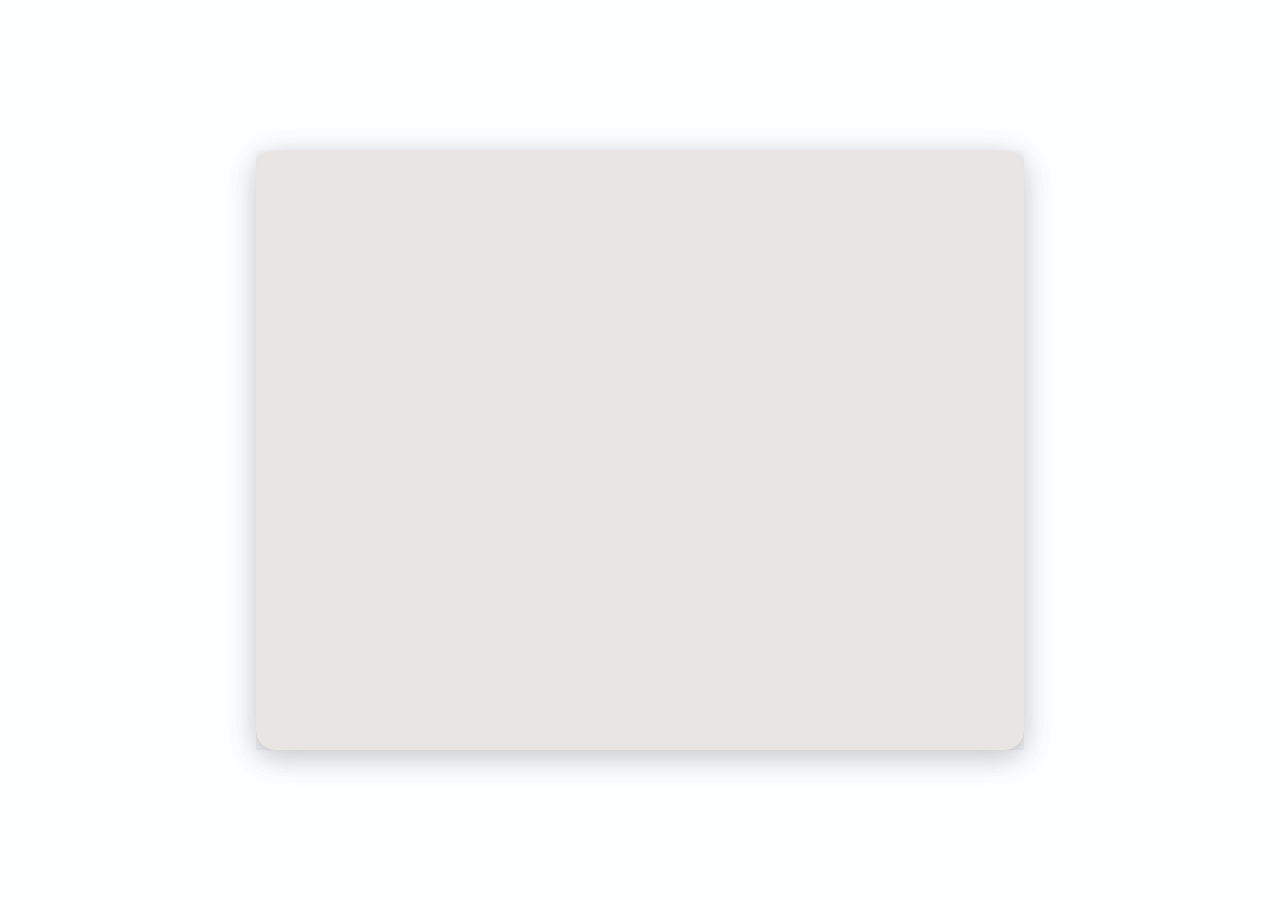
<file: Awesome CSS Image Hover Effects/index.html>
<!DOCTYPE html>
<html lang="en">
  <head>
    <meta charset="UTF-8" />
    <meta http-equiv="X-UA-Compatible" content="IE=edge" />
    <meta name="viewport" content="width=device-width, initial-scale=1.0" />
    <title>Document</title>
    <style>
      * {
        margin: 0;
        padding: 0;
        box-sizing: border-box;
      }
      html {
        font-size: 62.5%;
      }
      body {
        height: 100vh;
        display: grid;
        place-items: center;
        background-color: rgb(253, 254, 255);
      }
      .center-div {
        width: 60%;
        height: 60rem;
        position: relative;
        background-color: #e8e5e3;
        border-radius: 2rem;
        box-shadow: rgba(100, 100, 111, 0.2) 0px 7px 29px 0px;
      }
      .clip {
        position: absolute;
        top: 0;
        left: 0;
        width: 100%;
        height: inherit;
        transition: all 0.5s linear;
        border-radius: 2rem;
        box-shadow: rgba(100, 100, 111, 0.2) 0px 7px 29px 0px;
      }

      .img1 {
        background-image: url("https://images.pexels.com/photos/4993100/pexels-photo-4993100.jpeg?auto=compress&cs=tinysrgb&dpr=2&h=750&w=1260");
        background-size: contain;
        background-position: center;
      }

      .img2 {
        background-image: url("https://images.pexels.com/photos/6850685/pexels-photo-6850685.jpeg?auto=compress&cs=tinysrgb&dpr=2&h=750&w=1260");
        background-size: contain;
        background-position: right;
        clip-path: polygon(75% 0, 100% 0, 100% 100%, 61% 100%);
      }

      .img3 {
        background-image: url("https://images.pexels.com/photos/6850753/pexels-photo-6850753.jpeg?auto=compress&cs=tinysrgb&dpr=2&h=750&w=1260");
        background-position: left;
        background-size: contain;
        clip-path: polygon(0 0, 25% 0, 40% 100%, 0 100%);
      }

      .center-div:hover .clip {
        clip-path: polygon(0 0, 100% 0, 100% 0, 0 0);
      }

      .center-div .clip:hover {
        clip-path: polygon(0 0, 100% 0, 100% 100%, 0 100%);
        background-size: cover;
        background-position: center;
      }
    </style>
  </head>
  <body>
    <div class="center-div">
      <div class="clip img1"></div>

      <div class="clip img2"></div>

      <div class="clip img3"></div>
    </div>
  </body>
</html>
</file>
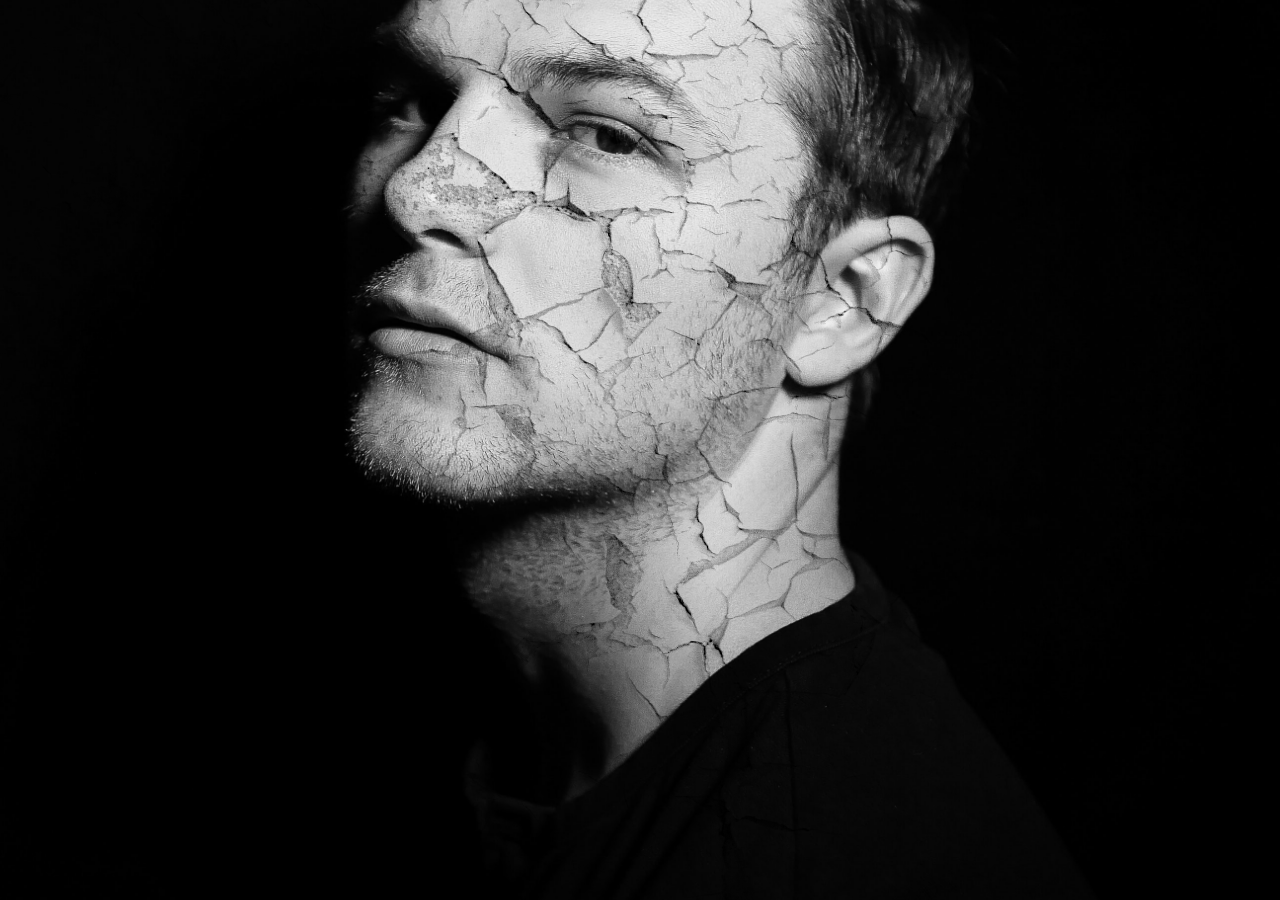
<file: cracked_skin-main/index.html>
<html lang="en">
<head>
    <meta charset="UTF-8">
    <meta http-equiv="X-UA-Compatible" content="IE=edge">
    <meta name="viewport" content="width=device-width, initial-scale=1.0">
    <link rel="stylesheet" href="style.css">
    <title>cracked skin</title>
</head>
<body>
    <!-- thanks to Online Tutorials
     https://www.youtube.com/watch?v=VcWZ8VEQcbw -->
     <div class="portrait">
         <img src="man.jpg" alt="">
         <img src="crack.jpg" class="crack" alt="">
     </div>
</body>
</html>
</file>
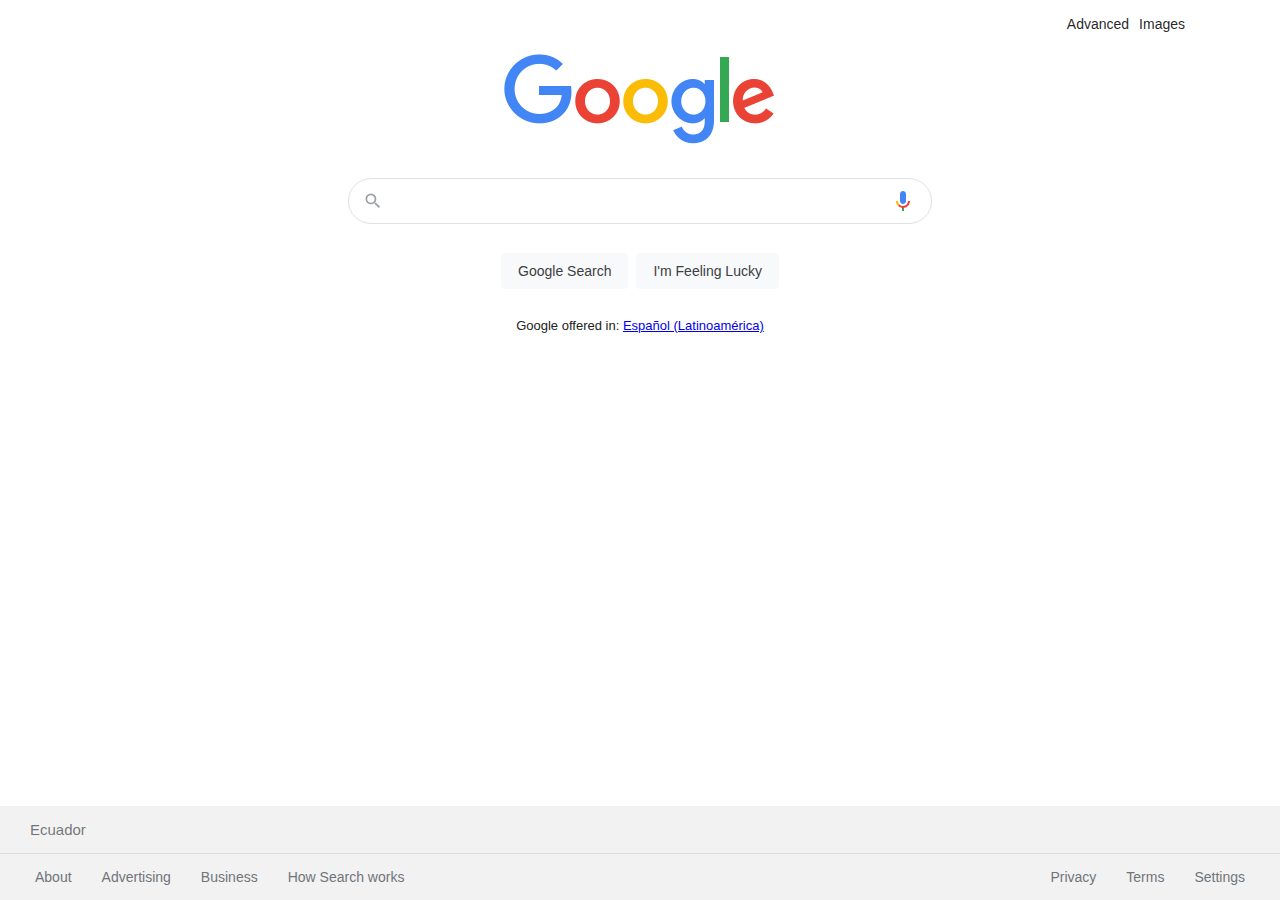
<file: google-main/index.html>
<!DOCTYPE html>
<html lang="en">
    <head>
        <meta charset="UTF-8">
        <link rel="icon" type="image/png" href="gsa_icon.png"/>
        <meta name="viewport" content="width=device-width, initial-scale=1.0">
        <title>Google</title>
        <link rel="stylesheet" href="styles.css">
    </head>
    <body>
        
        <div class="L3eUgb">
            <nav class="o3j99">
                <div>
                    <a class="gb_f" href="advanced.html">Advanced</a>
                </div>
                <div>
                    <a class="gb_f" href="images.html">Images</a>
                </div>
            </nav>
          
            <div class="o3j99 Ne6nSd">
                <div style="background-size:272px 92px;height:92px;width:272px" title="Search Google" 
                id="hplogo"></div>
            </div>
            <div class="o3j99 container-busquedas">
                <form action="https://google.com/search">
                    <div class="container-busquedas-interior">
                        <div class="caja-busquedas">
                            <div class="SDKEP-busquedas">
                                <div class="container-lupa">
                                    <div class="CcAdNb-lupa">
                                        <span class="lupa">
                                            <svg focusable="false" xmlns="http://www.w3.org/2000/svg" viewBox="0 0 24 24">
                                                <path 
                                                d="M15.5 14h-.79l-.28-.27A6.471 6.471 0 0 0 16 9.5 6.5 6.5 0 1 0 9.5 16c1.61 0 3.09-.59 4.23-1.57l.27.28v.79l5 4.99L20.49 19l-4.99-5zm-6 0C7.01 14 5 11.99 5 9.5S7.01 5 9.5 5 14 7.01 14 9.5 11.99 14 9.5 14z">
                                                </path>
                                            </svg>
                                        </span>
                                    </div>
                                </div>
                                <div class="input-container">
                                    <div class="input-envoltura">
                                        <input class="input-busquedas" role="combobox" maxlength="2048" 
                                        aria-autocomplete="both" aria-haspopup="false" autocapitalize="off" autocomplete="off" autocorrect="off" autofocus=""
                                        type="text" name="q">
                                    </div>
                                </div>
                                <div class="container-microfono">
                                    <div class="hpuQDe-microfono">
                                        <svg class="HPVvwb" focusable="false" viewBox="0 0 24 24" xmlns="http://www.w3.org/2000/svg"><path fill="#4285f4" d="m12 15c1.66 0 3-1.31 3-2.97v-7.02c0-1.66-1.34-3.01-3-3.01s-3 1.34-3 3.01v7.02c0 1.66 1.34 2.97 3 2.97z"></path><path fill="#34a853" d="m11 18.08h2v3.92h-2z"></path><path fill="#fbbc05" d="m7.05 16.87c-1.27-1.33-2.05-2.83-2.05-4.87h2c0 1.45 0.56 2.42 1.47 3.38v0.32l-1.15 1.18z"></path><path fill="#ea4335" d="m12 16.93a4.97 5.25 0 0 1 -3.54 -1.55l-1.41 1.49c1.26 1.34 3.02 2.13 4.95 2.13 3.87 0 6.99-2.92 6.99-7h-1.99c0 2.92-2.24 4.93-5 4.93z"></path></svg>
                                    </div>
                                </div>

                            </div>
                        </div>
                        <div class="btn-busquedas">
                            <input class="btn-busca" type="submit" value="Google Search" 
                            arial-label="Google Search">
                            <input class="btn-suerte" value="I'm Feeling Lucky" aria-label="I'm Feeling Lucky " 
                            name="btnI" type="submit" jsaction="trigger.kWlxhc" 
                            data-ved="0ahUKEwiC7Kz7xPbwAhXfRDABHUF1C-IQ19QECA0">
                        </div>
                    </div>    
                </form>
            </div>
            <div class="o3j99 container-offer">
                <div class="offer1">
                    <div class="offer2">
                        Google offered in:
                        <a href="https://www.google.com/setprefs?sig=0_pcvN85TOCDeROBTwyEON841cUhE%3D&amp;hl=es-419&amp;source=homepage&amp;sa=X&amp;ved=0ahUKEwjigs_XkPrwAhUCTt8KHXzbCQUQ2ZgBCA4">
                        Español (Latinoamérica)</a>
                    </div>
                </div>
            </div>
            <footer class="o3j99 container-footer">
                <div class="footer-pais">Ecuador</div>
                <div class="footer-about">
                    <div class="lado-izquierdo">
                        <a class="pHiOh" href="https://about.google/?utm_source=google-EC&amp;utm_medium=referral&amp;utm_campaign=hp-footer&amp;fg=1" 
                        ping="/url?sa=t&amp;rct=j&amp;source=webhp&amp;url=https://about.google/%3Futm_source%3Dgoogle-EC%26utm_medium%3Dreferral%26utm_campaign%3Dhp-footer%26fg%3D1&amp;ved=0ahUKEwiKssyrwPrwAhWKMd8KHVqbAVIQkNQCCA8">About</a>
                        <a class="pHiOh" href="https://www.google.com/intl/en_ec/ads/?subid=ww-ww-et-g-awa-a-g_hpafoot1_1!o2&amp;utm_source=google.com&amp;utm_medium=referral&amp;utm_campaign=google_hpafooter&amp;fg=1" 
                        ping="/url?sa=t&amp;rct=j&amp;source=webhp&amp;url=https://www.google.com/intl/en_ec/ads/%3Fsubid%3Dww-ww-et-g-awa-a-g_hpafoot1_1!o2%26utm_source%3Dgoogle.com%26utm_medium%3Dreferral%26utm_campaign%3Dgoogle_hpafooter%26fg%3D1&amp;ved=0ahUKEwiKssyrwPrwAhWKMd8KHVqbAVIQkdQCCBA">Advertising</a>
                        <a class="pHiOh" href="https://www.google.com/services/?subid=ww-ww-et-g-awa-a-g_hpbfoot1_1!o2&amp;utm_source=google.com&amp;utm_medium=referral&amp;utm_campaign=google_hpbfooter&amp;fg=1" 
                        ping="/url?sa=t&amp;rct=j&amp;source=webhp&amp;url=https://www.google.com/services/%3Fsubid%3Dww-ww-et-g-awa-a-g_hpbfoot1_1!o2%26utm_source%3Dgoogle.com%26utm_medium%3Dreferral%26utm_campaign%3Dgoogle_hpbfooter%26fg%3D1&amp;ved=0ahUKEwiKssyrwPrwAhWKMd8KHVqbAVIQktQCCBE">Business</a>
                        <a class="pHiOh" href="https://google.com/search/howsearchworks/?fg=1">  How Search works </a>
                    </div>
                    <div class="lado-derecho">
                        <a class="pHiOh" href="https://policies.google.com/privacy?hl=en-EC&amp;fg=1" 
                        ping="/url?sa=t&amp;rct=j&amp;source=webhp&amp;url=https://policies.google.com/privacy%3Fhl%3Den-EC%26fg%3D1&amp;ved=0ahUKEwiKssyrwPrwAhWKMd8KHVqbAVIQ8awCCBI">Privacy</a>
                        <a class="pHiOh" href="https://policies.google.com/terms?hl=en-EC&amp;fg=1" 
                        ping="/url?sa=t&amp;rct=j&amp;source=webhp&amp;url=https://policies.google.com/terms%3Fhl%3Den-EC%26fg%3D1&amp;ved=0ahUKEwiKssyrwPrwAhWKMd8KHVqbAVIQ8qwCCBM">Terms</a>
                        <a class="pHiOh" href="https://www.google.com/preferences?hl=en-EC&amp;fg=1">Settings</a>
                    </div>
                </div>
            </footer>
            
        </div>
        
        
    </body>
</html>
</file>
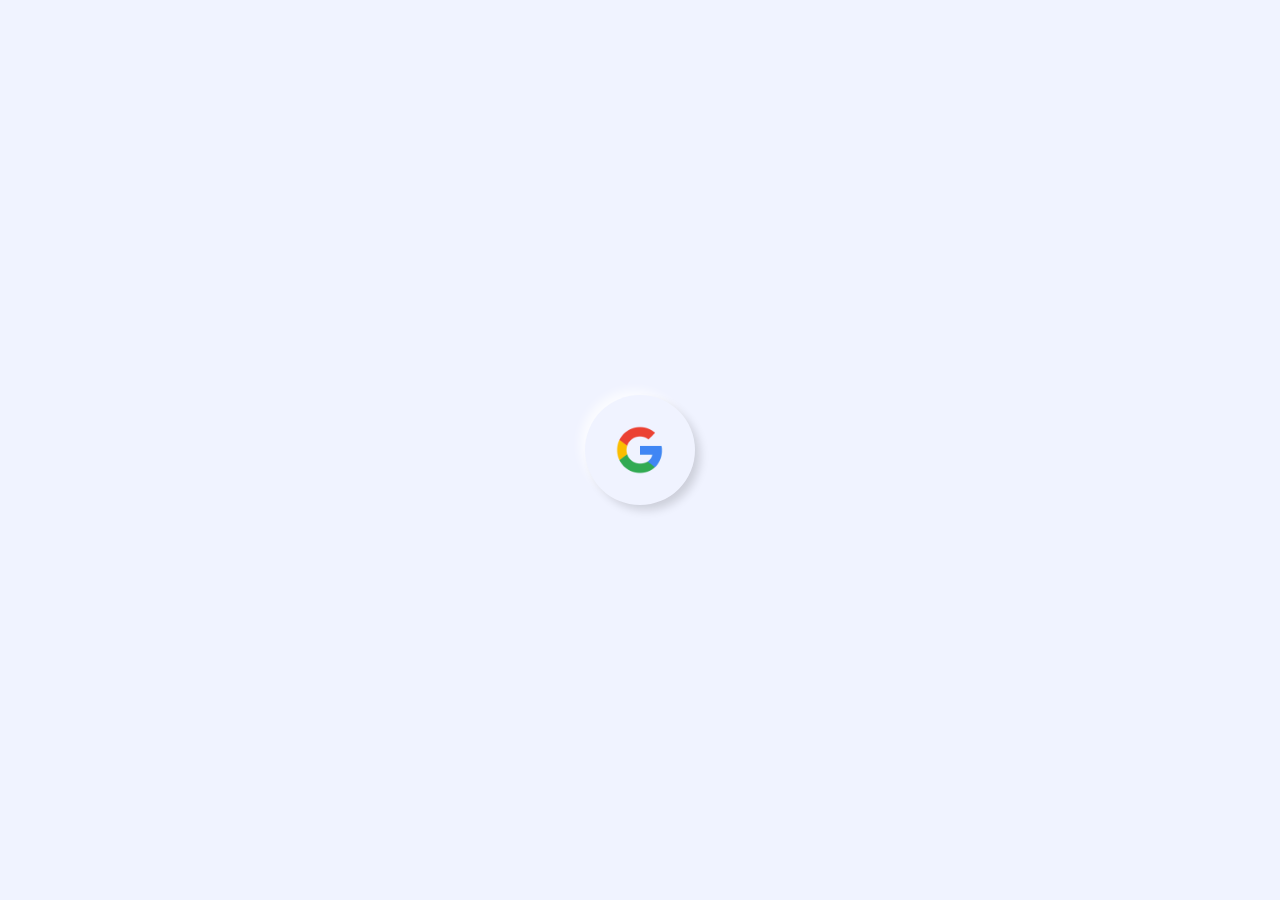
<file: Google-Search-Box-3-main/index.html>
<!DOCTYPE html>
<html lang="en">
<head>
    <meta charset="UTF-8">
    <meta http-equiv="X-UA-Compatible" content="IE=edge">
    <meta name="viewport" content="width=device-width, initial-scale=1.0">
    <link rel="preconnect" href="https://fonts.gstatic.com">
    <link href="https://fonts.googleapis.com/css2?family=Varela+Round&display=swap" rel="stylesheet">
    <link rel="shortcut icon" href="google.png" type="image/x-icon">
    <link rel="stylesheet" href="style.css">
    <title>Google Search Box</title>
</head>
<body>
    <div class="BG">
        <div id="searchBox">
            <img src="google.png" alt="GoogleIcon" id="googleIcon">
            <input type="text" placeholder="Search Google Or Type A URL" class="query" value="">
            <img src="mic.png" alt="MicIcon" class="MicIcon">
            <img src="search.png" alt="SearchIcon" class="search">
        </div>
    </div>
    <script type="text/javascript">
        var searchBox = document.getElementById("searchBox");
        var googleIcon = document.getElementById("googleIcon");

        googleIcon.onclick = function() {
            searchBox.classList.toggle("active");
        }
        var query = document.querySelector(".query")
        var search = document.querySelector(".search")

        search.onclick = function() {
            var url = 'https://www.google.com/search?q=' + query.value;
            window.open(url)
        }
    </script>
    <script src="sketch.js"></script>
</body>
</html>
</file>
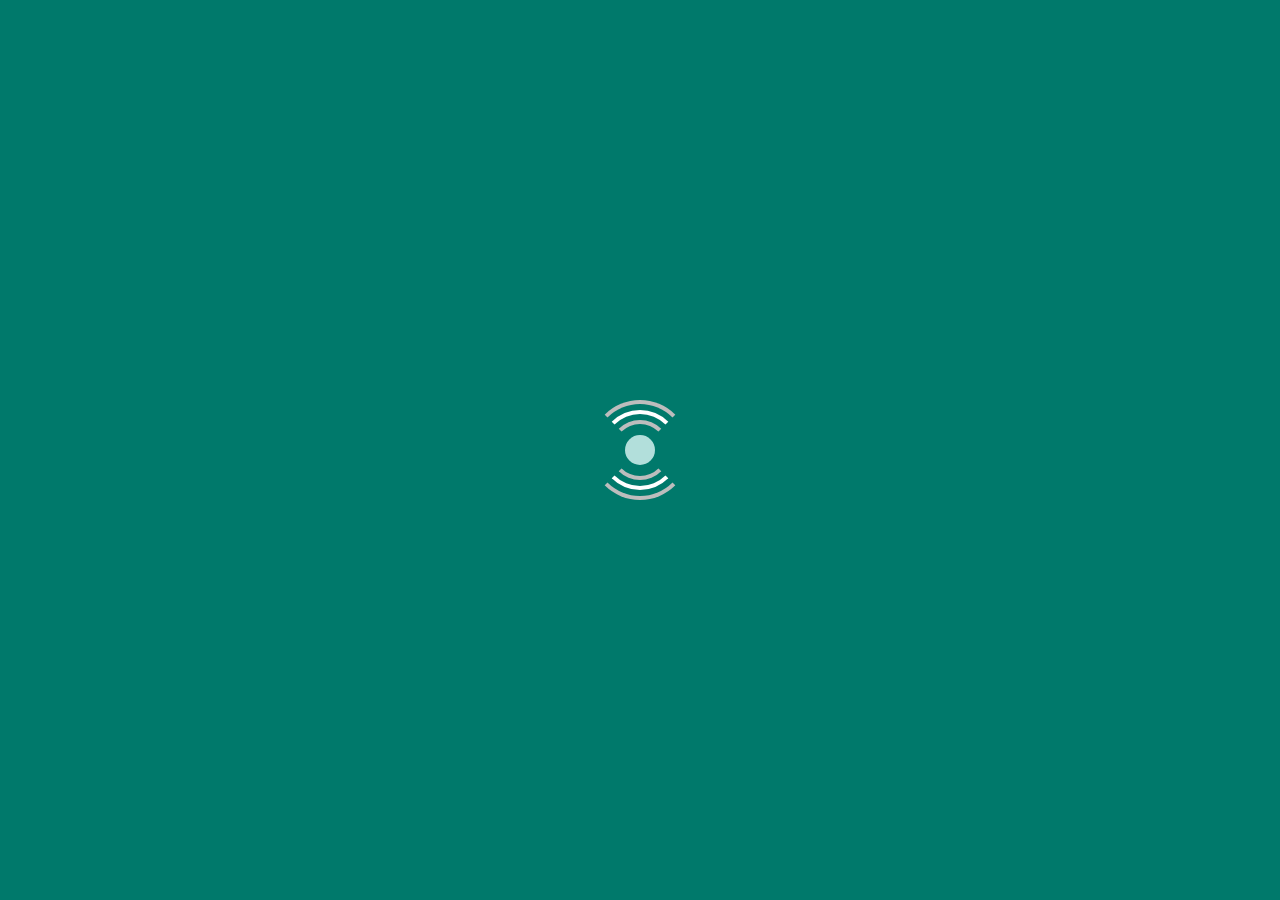
<file: loadingcircle/index.html>
<!DOCTYPE html>
<html lang="en">
  <head>
    <meta charset="UTF-8" />
    <meta http-equiv="X-UA-Compatible" content="IE=edge" />
    <meta name="viewport" content="width=device-width, initial-scale=1.0" />
    <title>Document</title>
    <style>
      * {
        margin: 0;
        padding: 0;
        box-sizing: border-box;
      }

      body {
        height: 100vh;
        display: flex;
        justify-content: center;
        align-items: center;
        background-color: #00796b;
      }

      .center-div {
        position: relative;
        display: flex;
        justify-content: center;
        align-items: center;
      }
      .outer-ring {
        width: 100px;
        height: 100px;
        border-top: 4px solid #bdbdbd;
        border-bottom: 4px solid #bdbdbd;
        border-right: 4px solid transparent;
        border-left: 4px solid transparent;
        border-radius: 50%;
        position: absolute;
        animation: rototering 2s linear infinite;
      }
      .middle-ring {
        width: 80px;
        height: 80px;
        border-top: 4px solid white;
        border-bottom: 4px solid white;
        border-right: 4px solid transparent;
        border-left: 4px solid transparent;
        border-radius: 50%;
        position: absolute;
        animation: rototering 2s linear infinite reverse;
      }
      .inner-ring {
        width: 60px;
        height: 60px;
        border-top: 4px solid #bdbdbd;
        border-bottom: 4px solid #bdbdbd;
        border-right: 4px solid transparent;
        border-left: 4px solid transparent;
        border-radius: 50%;
        position: absolute;
        animation: rototering 2s linear infinite;
      }

      .dot {
        width: 30px;
        height: 30px;
        border-radius: 50%;
        background-color: #b2dfdb;
        position: absolute;
        animation: rototering 2s linear infinite;
      }

      @keyframes rototering {
        0% {
          transform: rotate(0deg) scale(0.3);
        }
        100% {
          transform: rotate(360deg) scale(1.2);
        }
      }
    </style>
  </head>
  <body>
    <div class="center-div">
      <div class="outer-ring"></div>
      <div class="middle-ring"></div>
      <div class="inner-ring"></div>
      <div class="dot"></div>
    </div>
  </body>
</html>
</file>
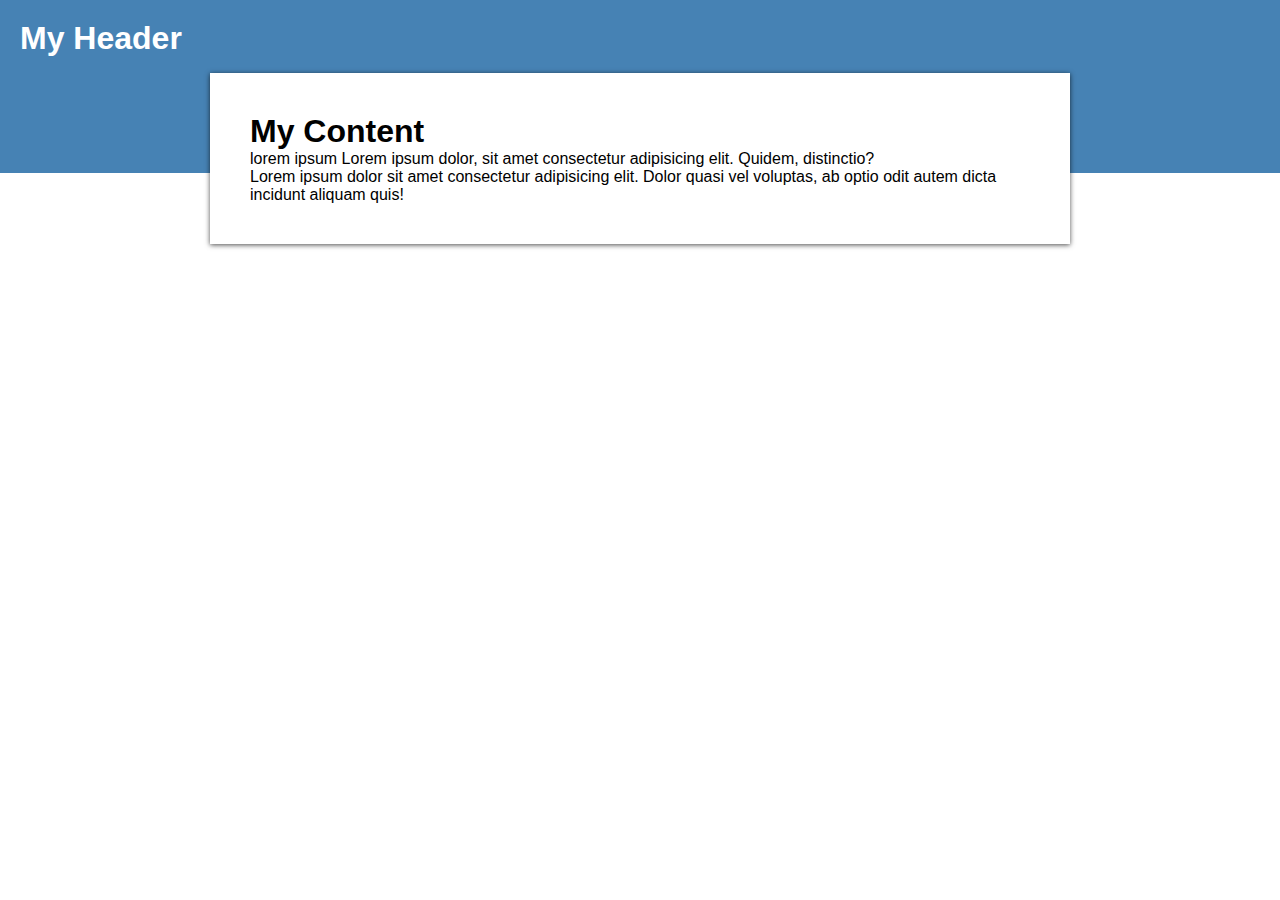
<file: Ovelapping Header/index.html>
<!DOCTYPE html>
<html>
	<head>
		<title></title>
		<meta charset="utf-8">
		<meta name="viewport" content="width=device-width, initial-scale=1.0">
		<link rel="stylesheet" href="https://stackpath.bootstrapcdn.com/font-awesome/4.7.0/css/font-awesome.min.css" integrity="sha384-wvfXpqpZZVQGK6TAh5PVlGOfQNHSoD2xbE+QkPxCAFlNEevoEH3Sl0sibVcOQVnN" crossorigin="anonymous">
		<link rel="stylesheet" type="text/css" href="style.css">
	</head>
	<body>
		<header>
		  <h1>My Header</h1>
		</header>
		<main>
		  <div class="content">
		    <h1>My Content</h1>
		    <p>lorem ipsum Lorem ipsum dolor, sit amet consectetur adipisicing elit. Quidem, distinctio?</p>
		    <p>Lorem ipsum dolor sit amet consectetur adipisicing elit. Dolor quasi vel voluptas, ab optio odit autem dicta incidunt aliquam quis!</p>
		  </div>
		</main>

		<script type="text/javascript"></script>
	</body>
</html>
</file>
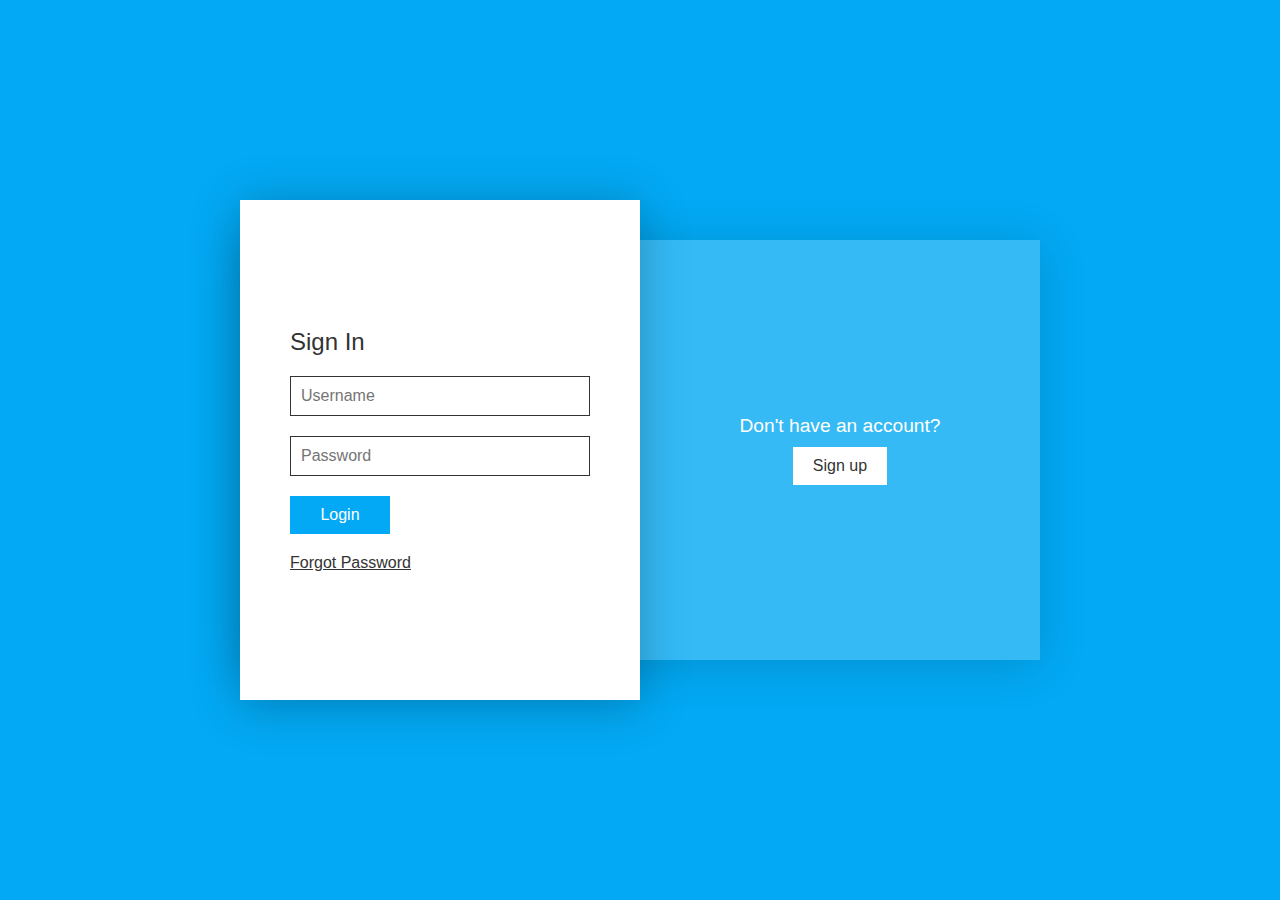
<file: Responsive Sliding Login & Registration Form/index.html>
<!DOCTYPE html>
<html lang="en">

<head>
    <meta charset="UTF-8" />
    <meta http-equiv="X-UA-Compatible" content="IE=edge" />
    <meta name="viewport" content="width=device-width, initial-scale=1.0" />
    <title>Responsive Sliding Login and Registration</title>
    <link rel="stylesheet" href="app.css">
</head>

<body>
    <div class="container">
        <div class="blueBg">
            <div class="box signin">
                <h2>Already have an account?</h2>
                <button class="signinBtn">Sign in</button>
            </div>
            <div class="box signup">
                <h2>Don't have an account?</h2>
                <button class="signupBtn">Sign up</button>
            </div>
        </div>
        <div class="formBx">
            <div class="form signinForm">
                <form>
                    <h3>Sign In</h3>
                    <input type="text" placeholder="Username">
                    <input type="password" placeholder="Password">
                    <input type="submit" value="Login">
                    <a href="#" class="forgot">Forgot Password</a>
                </form>
            </div>

            <div class="form signupForm">
                <form>
                    <h3>Sign Up</h3>
                    <input type="text" placeholder="Username">
                    <input type="text" placeholder="Email Id">
                    <input type="password" placeholder="Password">
                    <input type="password" placeholder="Confirm Password">
                    <input type="submit" value="Register">
                </form>
            </div>
        </div>
    </div>

    <script type="text/javascript">
        const signinBtn = document.querySelector(".signinBtn");
        const signupBtn = document.querySelector(".signupBtn");
        const formBx = document.querySelector(".formBx");
        const body = document.querySelector('body');

        signupBtn.onclick = function(){
            formBx.classList.add("active")
            body.classList.add('active')
        }

        signinBtn.onclick = function(){
            formBx.classList.remove("active")
            body.classList.remove('active')
        }
    </script>
</body>

</html>
</file>
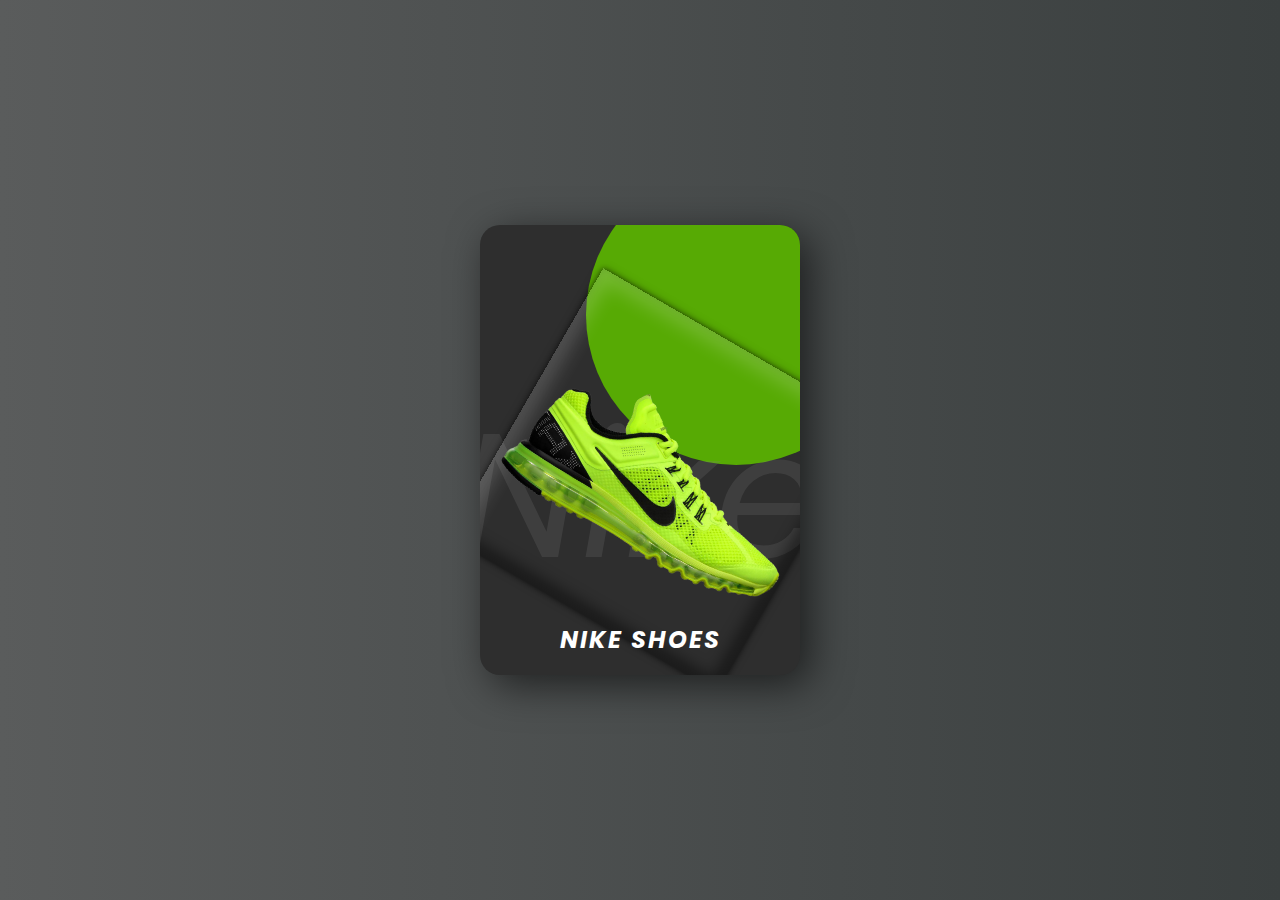
<file: UI-Card-Hover-Design-main/index.html>
<!DOCTYPE html>
<html lang="en">
<head>
    <meta charset="UTF-8">
    <meta http-equiv="X-UA-Compatible" content="IE=edge">
    <meta name="viewport" content="width=device-width, initial-scale=1.0">
    <title>product card ui design</title>
    <link rel="stylesheet" href="style.css">
</head>
<body>
    <div class="container">
        <div class="card">
            <div class="imgbx">
                <img src="image/running_shoes_PNG5816.png" alt="">
            </div>
            <div class="contentbx">
                <h2>Nike Shoes</h2>
                <div class="size">
                    <h3>Size :</h3>
                    <span><a href="#">6</a></span>
                    <span><a href="#">7</a></span>
                    <span><a href="#">8</a></span>
                    <span><a href="#">9</a></span>
                </div>
                <div class="color">
                    <span></span>
                    <span></span>
                    <span></span>
                </div>
                <a class="btn" href="#">buy</a>
            </div>
        </div>
    </div>
</body>
</html>
</file>
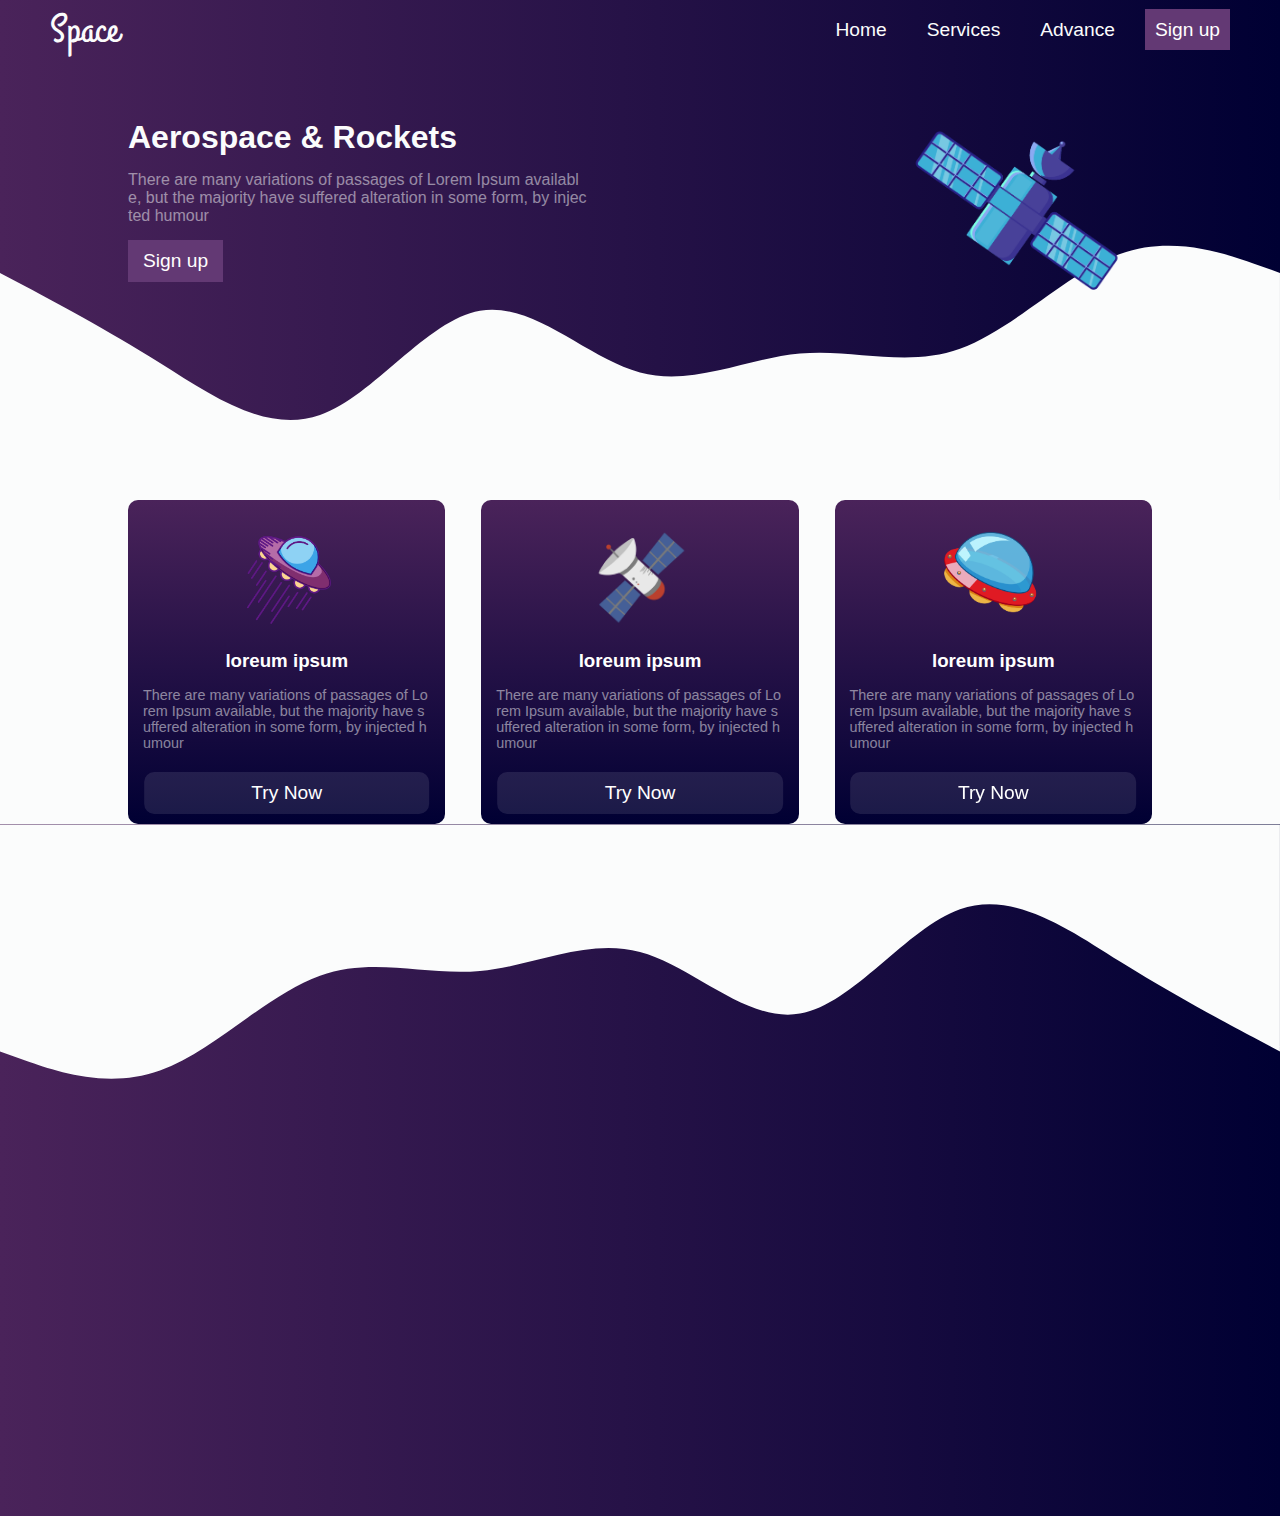
<file: web 33/index.html>
<!DOCTYPE html>
<html>
<head>
	<meta charset="utf-8">
	<meta http-equiv="X-UA-Compatible" content="IE=edge">
	<title>Space</title>
	<link rel="stylesheet" href="style.css">
	<link rel="stylesheet" href="https://cdnjs.cloudflare.com/ajax/libs/font-awesome/4.7.0/css/font-awesome.min.css">
	<meta name="viewport" content="width=device-width , initial-scale=1">

	<!-- aos animation -->
	<script src="https://unpkg.com/aos@2.3.1/dist/aos.js"></script>
	<link href="https://unpkg.com/aos@2.3.1/dist/aos.css" rel="stylesheet">
</head>
<body>

	<div class="main">
		<div class="top_section">
			<div class="menu">
				<a href="#" id="logo">Space</a>
				<button id="toggle_btn"><i class="fa fa-chevron-down" aria-hidden="true"></i></button>

				<ul>
					<li><a href="#">Home</a></li>
					<li><a href="#">Services</a></li>
					<li><a href="#">Advance</a></li>
					<li><a href="#" id="active">Sign up</a></li>
				</ul>
			</div>

			<div class="content">
				<div class="left">
					<h3>aerospace & rockets</h3>
					<p>There are many variations of passages of Lorem Ipsum available, but the majority have suffered alteration in some form, by injected humour</p>
					<button>Sign up</button>	
				</div>
				<div class="right">
					<img src="1.png" alt="img">
				</div>
			</div>

	    <svg xmlns="http://www.w3.org/2000/svg" viewBox="0 0 1440 320">
          <path fill="#FBFCFC" fill-opacity="1" d="M0,64L30,80C60,96,120,128,180,165.3C240,203,300,245,360,224C420,203,480,117,540,106.7C600,96,660,160,720,176C780,192,840,160,900,154.7C960,149,1020,171,1080,149.3C1140,128,1200,64,1260,42.7C1320,21,1380,43,1410,53.3L1440,64L1440,320L1410,320C1380,320,1320,320,1260,320C1200,320,1140,320,1080,320C1020,320,960,320,900,320C840,320,780,320,720,320C660,320,600,320,540,320C480,320,420,320,360,320C300,320,240,320,180,320C120,320,60,320,30,320L0,320Z"></path>
        </svg>
		</div>

		<!-- mid section -->
		<div class="mid_section" data-aos="fade-up" data-aos-duration="1000">

			<div class="card">
				<img src="2.png" alt="img">
				<h3>loreum ipsum</h3>
				<p>There are many variations of passages of Lorem Ipsum available, but the majority have suffered alteration in some form, by injected humour</p>
				<button>Try now</button>
			</div>
			<div class="card">
				<img src="3.png" alt="img">
				<h3>loreum ipsum</h3>
				<p>There are many variations of passages of Lorem Ipsum available, but the majority have suffered alteration in some form, by injected humour</p>
				<button>Try now</button>
			</div>
			<div class="card">
				<img src="4.png" alt="img">
				<h3>loreum ipsum</h3>
				<p>There are many variations of passages of Lorem Ipsum available, but the majority have suffered alteration in some form, by injected humour</p>
				<button>Try now</button>
			</div>

		</div>

		<div class="bottom_section">
			<svg xmlns="http://www.w3.org/2000/svg" viewBox="0 0 1440 320">
          <path fill="#FBFCFC" fill-opacity="1" d="M0,64L30,80C60,96,120,128,180,165.3C240,203,300,245,360,224C420,203,480,117,540,106.7C600,96,660,160,720,176C780,192,840,160,900,154.7C960,149,1020,171,1080,149.3C1140,128,1200,64,1260,42.7C1320,21,1380,43,1410,53.3L1440,64L1440,320L1410,320C1380,320,1320,320,1260,320C1200,320,1140,320,1080,320C1020,320,960,320,900,320C840,320,780,320,720,320C660,320,600,320,540,320C480,320,420,320,360,320C300,320,240,320,180,320C120,320,60,320,30,320L0,320Z"></path>
        </svg>

        <div class="detail" data-aos="fade-up" data-aos-duration="1000">
        	<img src="2.png" alt="img">
        	<div>
        		<h2>Global Satellite</h2>
        		<p>There are many variations of passages of Lorem Ipsum available, but the majority have suffered alteration in some form, by injected humour, or randomised words which don't look even slightly believable. If you are going to use a passage of Lorem Ipsum, you need to be sure there isn't anything embarrassing hidden in the middle of text. All the Lorem Ipsum generators on the Internet tend to repeat predefined chunks as necessary, making this the first true generator on the Internet.</p>
        		<button>Sign up</button>
        	</div>
        </div>
        
        <!-- footer -->
        <div class="footer_section" data-aos="fade-up" data-aos-anchor-placement="center-bottom">
        	<i class="fa fa-github" aria-hidden="true"></i>
        	<i class="fa fa-instagram" aria-hidden="true"></i>
        	<i class="fa fa-google-plus" aria-hidden="true"></i>
        </div>

		</div>
	</div>

	<!-- javascript -->
	<script src="main.js"></script>
	<script>
     AOS.init();
   </script>
	
</body>
</html>
<!-- complete -->
</file>
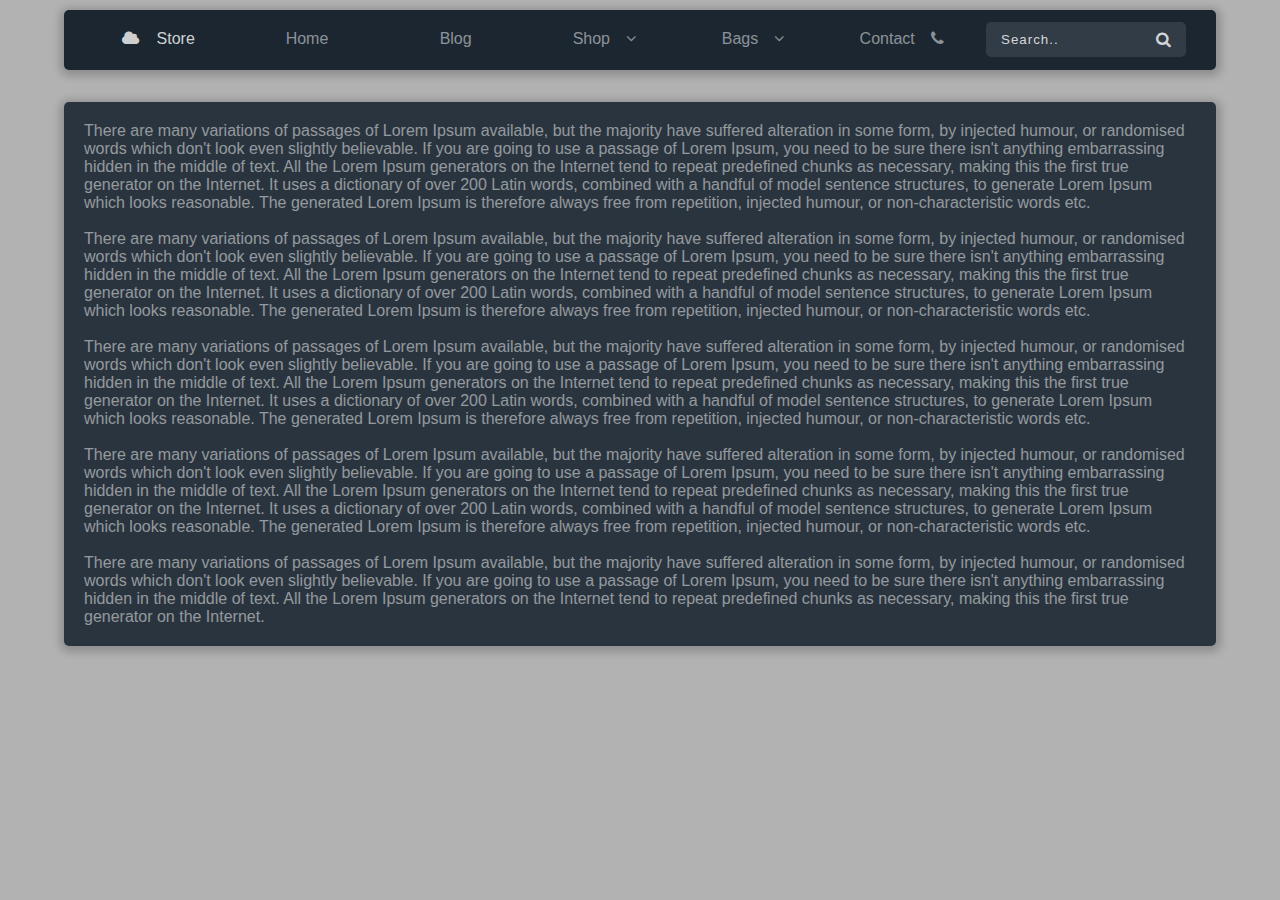
<file: web 35/index.html>
<!DOCTYPE html>
<html>
<head>
	<meta charset="utf-8">
	<meta http-equiv="X-UA-Compatible" content="IE=edge">
	<title>Drop Down Menu</title>
	<link rel="stylesheet" href="style.css">
	<link rel="stylesheet" href="https://cdnjs.cloudflare.com/ajax/libs/font-awesome/4.7.0/css/font-awesome.min.css">
</head>
<body>

	<div class="content">
		<div class="menu">
			<ul>
				<!-- logo -->
				<li id="logo">
					<i class="fa fa-cloud" aria-hidden="true"></i>&nbsp;&nbsp;&nbsp;&nbsp;Store
				</li>
				
				<li><a href="#">Home</a></li>
				<li><a href="#">Blog</a></li>
				<li><a href="#">Shop<i class="fa fa-angle-down" aria-hidden="true"></i></a>

					<!-- sub menu -->
					<div class="sub_menu">
						<ul>
							<li><a href="#">T-Shirt-Design</a></li>
							<li><a href="#">Corporate Cloth</a></li>
							<li id="hover_sub_menu2">
							 <a href="#">Leather Bags<i class="fa fa-angle-right" aria-hidden="true"></i></a>

							 <!-- sub menu2 -->
                                <div class="sub_menu2">
						             <ul>
							           <li><a href="#">Tourist Bag</a></li>
							           <li><a href="#">Bracelet Bag</a></li>
							           <li><a href="#">Drawstring Bag</a></li>
						             </ul>
					            </div>

							</li>
						</ul>
					</div>

				</li>
				<li><a href="#">Bags<i class="fa fa-angle-down" aria-hidden="true"></i></a>

                <div class="sub_menu">
						<ul>
							<li><a href="#">T-Shirt-Design</a></li>
							<li><a href="#">Corporate Cloth</a></li>
							<li id="hover_sub_menu2">
							  <a href="#">Leather Bags<i class="fa fa-angle-right" aria-hidden="true"></i></a>
                                
                                <!-- sub menu2 -->
                                <div class="sub_menu2">
						             <ul>
							           <li><a href="#">Tourist Bag</a></li>
							           <li><a href="#">Bracelet Bag</a></li>
							           <li><a href="#">Drawstring Bag</a></li>
						             </ul>
					            </div>

							</li>
						</ul>
				</div>

				</li>
				<li><a href="#">Contact<i class="fa fa-phone" aria-hidden="true"></i></a></li>
				<li>
					<!-- search box -->
					<div class="search_box">
						<input type="text" placeholder="Search.." autocomplete="off" id="search">
						<i class="fa fa-search" aria-hidden="true"></i>
					</div>
				</li>
			</ul>
		</div>

       <!--   paragraph -->
		<div class="paragraph">
		<p>There are many variations of passages of Lorem Ipsum available, but the majority have suffered alteration in some form, by injected humour, or randomised words which don't look even slightly believable. If you are going to use a passage of Lorem Ipsum, you need to be sure there isn't anything embarrassing hidden in the middle of text. All the Lorem Ipsum generators on the Internet tend to repeat predefined chunks as necessary, making this the first true generator on the Internet. It uses a dictionary of over 200 Latin words, combined with a handful of model sentence structures, to generate Lorem Ipsum which looks reasonable. The generated Lorem Ipsum is therefore always free from repetition, injected humour, or non-characteristic words etc.</p><br>
		<p>There are many variations of passages of Lorem Ipsum available, but the majority have suffered alteration in some form, by injected humour, or randomised words which don't look even slightly believable. If you are going to use a passage of Lorem Ipsum, you need to be sure there isn't anything embarrassing hidden in the middle of text. All the Lorem Ipsum generators on the Internet tend to repeat predefined chunks as necessary, making this the first true generator on the Internet. It uses a dictionary of over 200 Latin words, combined with a handful of model sentence structures, to generate Lorem Ipsum which looks reasonable. The generated Lorem Ipsum is therefore always free from repetition, injected humour, or non-characteristic words etc.</p><br>
		<p>There are many variations of passages of Lorem Ipsum available, but the majority have suffered alteration in some form, by injected humour, or randomised words which don't look even slightly believable. If you are going to use a passage of Lorem Ipsum, you need to be sure there isn't anything embarrassing hidden in the middle of text. All the Lorem Ipsum generators on the Internet tend to repeat predefined chunks as necessary, making this the first true generator on the Internet. It uses a dictionary of over 200 Latin words, combined with a handful of model sentence structures, to generate Lorem Ipsum which looks reasonable. The generated Lorem Ipsum is therefore always free from repetition, injected humour, or non-characteristic words etc.</p><br>
		<p>There are many variations of passages of Lorem Ipsum available, but the majority have suffered alteration in some form, by injected humour, or randomised words which don't look even slightly believable. If you are going to use a passage of Lorem Ipsum, you need to be sure there isn't anything embarrassing hidden in the middle of text. All the Lorem Ipsum generators on the Internet tend to repeat predefined chunks as necessary, making this the first true generator on the Internet. It uses a dictionary of over 200 Latin words, combined with a handful of model sentence structures, to generate Lorem Ipsum which looks reasonable. The generated Lorem Ipsum is therefore always free from repetition, injected humour, or non-characteristic words etc.</p><br>
		<p>There are many variations of passages of Lorem Ipsum available, but the majority have suffered alteration in some form, by injected humour, or randomised words which don't look even slightly believable. If you are going to use a passage of Lorem Ipsum, you need to be sure there isn't anything embarrassing hidden in the middle of text. All the Lorem Ipsum generators on the Internet tend to repeat predefined chunks as necessary, making this the first true generator on the Internet.</p>
		</div>
	</div>
	
</body>
</html>
</file>
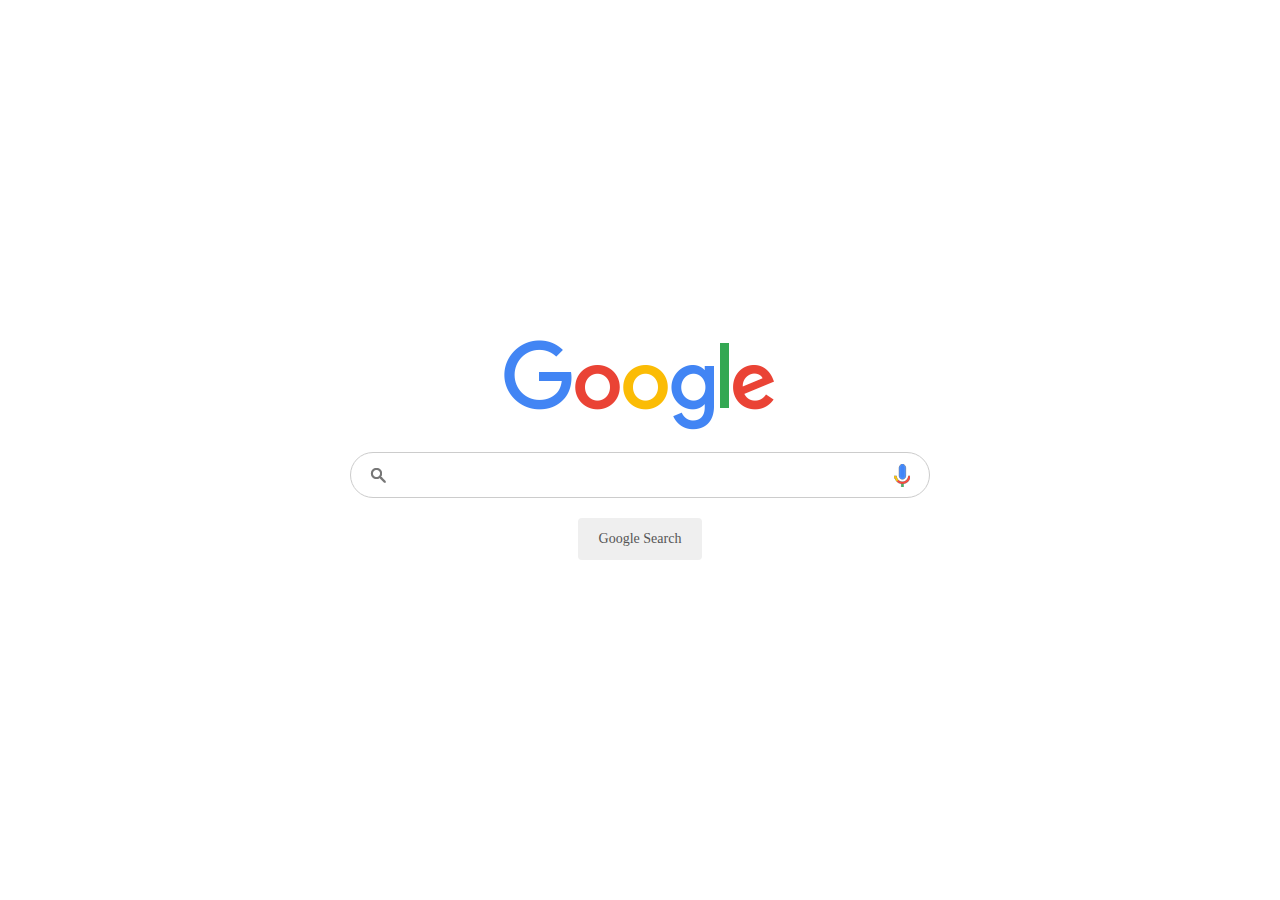
<file: Working Google Search Engine Website/index.html>
<!DOCTYPE html>
<html>
	<head>
		<title></title>
		<meta charset="utf-8">
		<meta name="viewport" content="width=device-width, initial-scale=1.0">
		<link rel="stylesheet" href="https://stackpath.bootstrapcdn.com/font-awesome/4.7.0/css/font-awesome.min.css" integrity="sha384-wvfXpqpZZVQGK6TAh5PVlGOfQNHSoD2xbE+QkPxCAFlNEevoEH3Sl0sibVcOQVnN" crossorigin="anonymous">
		<link rel="stylesheet" type="text/css" href="style.css">
	</head>
	<body>

		<section>
			<div class="main">
				<img src="google.png" alt="">
				<div class="searchBx">
					<input type="text" name="" class="query" value="">
					<div class="icons">
						<div><img src="search.png" alt=""></div>
						<div><img src="mic.png" alt=""></div>
					</div>
				</div>
				<div class="button">
					<button class="searchBtn">Google Search</button>
				</div>
			</div>
		</section>
		
		<script type="text/javascript">
			let query = document.querySelector('.query');
			let searchBtn = document.querySelector('.searchBtn');

			searchBtn.onclick = function(){
				let url = "https://www.google.com/search?q="+query.value;
				window.open(url, '_self');
			}
		</script>
	</body>
</html>
</file>
<file: cracked_skin-main/style.css>
* {
    margin: 0;
    padding: 0;
    box-sizing: border-box;
}

.portrait {
    position: absolute;
    top: 0;
    left: 0;
    width: 100%;
    height: 100%;
}

.portrait img{
    position: absolute;
    top: 0;
    left: 0;
    width: 100%;
    height: 100%;
    object-fit: cover;
}

.portrait img.crack {
    mix-blend-mode: multiply;
    filter: contrast(1.5);
}
</file>
<file: google-main/styles.css>
body, input, button {
  font-size: 14px;
  font-family: arial, sans-serif;
  color: #222;
}

body, html {
  height: 100%;
  margin: 0;
  padding: 0;
}

body {
  background: #fff;
  display: block;
}

nav {
  background: white;
  height: 48px;
  display: flex;
  align-items: center;
  justify-content: flex-end;
  margin-right: 90px;
}
nav div {
  padding: 5px;
}
nav div a.gb_f {
  color: rgba(0, 0, 0, 0.87);
  text-decoration: none;
}
nav div a.gb_f:hover {
  text-decoration: underline;
}

nav.advanced {
  display: flex;
  align-items: center;
  justify-content: space-between;
}
nav.advanced div.advanced-logo {
  padding-left: 12px;
  top: 2px;
  position: relative;
}
nav.advanced a.gb_f {
  padding: 5px;
}

.L3eUgb {
  display: flex;
  flex-direction: column;
  height: 100%;
}

.Ne6nSd {
  display: flex;
  align-items: center;
  justify-content: center;
  padding: 6px;
}

div {
  display: block;
}

div.container-busquedas {
  padding: 20px;
  flex-shrink: 0;
  box-sizing: border-box;
}
div.container-busquedas form {
  display: block;
  margin-top: 0em;
}
div.container-busquedas form div.container-busquedas-interior {
  width: auto;
  max-width: 584px;
  position: relative;
  margin: 0 auto;
  padding-top: 6px;
}
div.container-busquedas form div.container-busquedas-interior div.caja-busquedas:hover {
  background-color: #fff;
  box-shadow: 0 1px 6px rgba(32, 33, 36, 0.28);
  border-color: rgba(223, 225, 229, 0);
}
div.container-busquedas form div.container-busquedas-interior div.caja-busquedas {
  background: #fff;
  display: flex;
  border: 1px solid #dfe1e5;
  box-shadow: none;
  border-radius: 24px;
  z-index: 3;
  height: 44px;
  margin: 0 auto;
}
div.container-busquedas form div.container-busquedas-interior div.caja-busquedas .SDKEP-busquedas {
  flex: 1;
  display: flex;
  padding: 5px 8px 0 16px;
  padding-left: 14px;
}
div.container-busquedas form div.container-busquedas-interior div.caja-busquedas .SDKEP-busquedas .container-lupa {
  display: flex;
  align-items: center;
  padding-right: 13px;
  margin-top: -5px;
}
div.container-busquedas form div.container-busquedas-interior div.caja-busquedas .SDKEP-busquedas .container-lupa .CcAdNb-lupa {
  margin: auto;
}
div.container-busquedas form div.container-busquedas-interior div.caja-busquedas .SDKEP-busquedas .container-lupa .CcAdNb-lupa .lupa {
  display: inline-block;
  fill: currentColor;
  line-height: 24px;
  position: relative;
  margin-top: 3px;
  color: #9aa0a6;
  height: 20px;
  width: 20px;
}
div.container-busquedas form div.container-busquedas-interior div.caja-busquedas .SDKEP-busquedas .input-container {
  display: flex;
  flex: 1;
  flex-wrap: wrap;
}
div.container-busquedas form div.container-busquedas-interior div.caja-busquedas .SDKEP-busquedas .input-container .input-envoltura {
  color: transparent;
  flex: 100%;
  white-space: pre;
  height: 34px;
}
div.container-busquedas form div.container-busquedas-interior div.caja-busquedas .SDKEP-busquedas .input-container .input-envoltura .input-busquedas {
  background-color: transparent;
  border: none;
  margin: 0;
  padding: 0;
  color: rgba(0, 0, 0, 0.87);
  word-wrap: break-word;
  outline: none;
  display: flex;
  flex: 100%;
  -webkit-tap-highlight-color: transparent;
  margin-top: -32px;
  height: 34px;
  font-size: 16px;
  width: 100%;
}
div.container-busquedas form div.container-busquedas-interior div.caja-busquedas .SDKEP-busquedas div.container-camara {
  flex: 0 0 auto;
  display: flex;
  cursor: pointer;
  align-items: center;
  border: 0;
  background: transparent;
  outline: none;
  padding: 0 8px;
  margin-top: -5px;
}
div.container-busquedas form div.container-busquedas-interior div.caja-busquedas .SDKEP-busquedas div.container-camara .BwoPOe-camara {
  height: 24px;
  width: 24px;
  background: url(camara.png) 0 0 no-repeat;
  background-size: 24px;
  border: 0px;
}
div.container-busquedas form div.container-busquedas-interior div.caja-busquedas .SDKEP-busquedas div.container-microfono {
  display: flex;
  flex: 0 0 auto;
  margin-top: -5px;
  align-items: stretch;
  flex-direction: row;
}
div.container-busquedas form div.container-busquedas-interior div.caja-busquedas .SDKEP-busquedas div.container-microfono .hpuQDe-microfono {
  flex: 1 0 auto;
  display: flex;
  cursor: pointer;
  align-items: center;
  border: 0;
  background: transparent;
  outline: none;
  padding: 0 8px;
  width: 24px;
  line-height: 44px;
}
div.container-busquedas form div.container-busquedas-interior div.caja-busquedas .SDKEP-busquedas button.btn-lupita {
  flex: 0 0 auto;
  margin-top: -5px;
  padding-right: 13px;
  height: 44px;
  width: 44px;
  background: transparent;
  border: none;
  cursor: pointer;
  padding: 0;
}
div.container-busquedas form div.container-busquedas-interior div.caja-busquedas .SDKEP-busquedas button.btn-lupita .FAuhyb-lupita {
  background: none;
  color: #4285f4;
  height: 24px;
  width: 24px;
  margin: auto;
}
div.container-busquedas form div.container-busquedas-interior div.caja-busquedas .SDKEP-busquedas button.btn-lupita .FAuhyb-lupita .z-lupita {
  display: inline-block;
  fill: currentColor;
  height: 24px;
  line-height: 24px;
  position: relative;
  width: 24px;
}
div.container-busquedas form div.container-busquedas-interior div.btn-busquedas {
  padding-top: 18px;
  top: 53px;
  z-index: 0;
  height: 70px;
  display: flex;
  justify-content: center;
}
div.container-busquedas form div.container-busquedas-interior div.btn-busquedas input[type=submit] {
  background-color: #f8f9fa;
  border: 1px solid #f8f9fa;
  border-radius: 4px;
  color: #3c4043;
  font-family: arial, sans-serif;
  font-size: 14px;
  margin: 11px 4px;
  padding: 0 16px;
  line-height: 27px;
  height: 36px;
  min-width: 54px;
  text-align: center;
  cursor: pointer;
  user-select: none;
}
div.container-busquedas form div.container-busquedas-interior div.btn-busquedas input[type=submit]:hover {
  box-shadow: 0 1px 1px rgba(0, 0, 0, 0.1);
  background-color: #f8f9fa;
  border: 1px solid #dadce0;
  color: #202124;
}

.o3j99 {
  flex-shrink: 0;
  box-sizing: border-box;
}

.LX3sZb {
  display: inline-block;
  flex-grow: 1;
}

.gb_g {
  display: inline-block;
  padding-left: 15px;
}

.gb_g .gb_f {
  display: inline-block;
  line-height: 24px;
  vertical-align: middle;
}

a.gb_f, span.gb_f {
  color: rgba(0, 0, 0, 0.87);
}

.gb_Wd {
  float: right;
  padding-left: 32px;
}

#hplogo {
  background: url(googlelogo.png) no-repeat;
  background-size: auto;
}

.a9nkvf {
  color: #4285f4;
  font: 16px/16px roboto-regular, arial, sans-serif;
  position: relative;
  left: 215px;
  top: 76px;
  white-space: nowrap;
}

.container-offer {
  flex-grow: 1;
  margin-top: -20px;
}
.container-offer .offer1 {
  text-align: center;
}
.container-offer .offer1 .offer2 {
  display: inline-block;
  line-height: 28px;
  font-size: small;
}

footer.container-footer .footer-about div.lado-derecho, footer.container-footer .footer-about div.lado-izquierdo {
  display: flex;
  flex-wrap: wrap;
  justify-content: space-between;
}

footer.container-footer {
  background: #f2f2f2;
}
footer.container-footer .footer-pais {
  padding: 15px 30px;
  border-bottom: 1px solid #dadce0;
  font-size: 15px;
  color: rgba(0, 0, 0, 0.54);
}
footer.container-footer .footer-about {
  display: flex;
  flex-wrap: wrap;
  justify-content: space-between;
  padding: 0 20px;
}
footer.container-footer .footer-about div.lado-izquierdo .pHiOh {
  display: block;
  padding: 15px;
  white-space: nowrap;
}
footer.container-footer .footer-about div.lado-izquierdo a {
  text-decoration: none;
}
footer.container-footer .footer-about div.lado-izquierdo a:hover {
  text-decoration: underline;
}
footer.container-footer .footer-about div.lado-izquierdo a.pHiOh {
  color: #70757a;
}
footer.container-footer .footer-about div.lado-derecho .pHiOh {
  display: block;
  padding: 15px;
  white-space: nowrap;
}
footer.container-footer .footer-about div.lado-derecho a {
  text-decoration: none;
}
footer.container-footer .footer-about div.lado-derecho a:hover {
  text-decoration: underline;
}
footer.container-footer .footer-about div.lado-derecho a.pHiOh {
  color: #70757a;
}
footer.container-footer .footer-about div.container-settings {
  position: relative;
}
footer.container-footer .footer-about div.container-settings .boton-settings {
  display: block;
  padding: 15px;
  white-space: nowrap;
}
footer.container-footer .footer-about div.container-settings button.boton-settings {
  color: #70757a;
  border: 0px;
  cursor: pointer;
  width: 100%;
  text-align: left;
}
footer.container-footer .footer-about div.container-settings .boton-settings:hover {
  text-decoration: underline;
}

.advanced-L3eUgb .advanced-contenedor div.advanced-otByu2, .advanced-L3eUgb .advanced-contenedor div.advanced-otByu1 {
  width: 100%;
  clear: both;
}

.advanced-L3eUgb .advanced-contenedor div.advanced-otByu2 .advanced-cwqNnb2 .advanced-lOTAE2, .advanced-L3eUgb .advanced-contenedor div.advanced-otByu2 .advanced-FAcADc .advanced-lOTAE2-izquierdo, .advanced-L3eUgb .advanced-contenedor div.advanced-otByu1 .advanced-orcpGe .advanced-lOTAE1-derecho, .advanced-L3eUgb .advanced-contenedor div.advanced-otByu1 .advanced-I1Kbt .advanced-lOTAE1-izquierdo {
  height: 30px;
  display: table-cell;
  vertical-align: middle;
}

.advanced-L3eUgb .advanced-contenedor div.advanced-otByu2 .advanced-jYcx0e2 {
  float: left;
  min-width: 167px;
  min-height: 41px;
  vertical-align: middle;
  width: 50%;
}

.advanced-L3eUgb .advanced-contenedor div.advanced-otByu2 .advanced-jYcx0e2 .advanced-PLLUQc2 .advanced-jfk-textinput2 {
  border-radius: 1px;
  border: 1px solid #d9d9d9;
  border-top: 1px solid #c0c0c0;
  font-size: 13px;
  height: 25px;
  padding: 1px 8px;
  width: 100%;
  text-align: left;
}

.advanced-L3eUgb .advanced-contenedor div.advanced-otByu2 .advanced-jYcx0e2 .advanced-PLLUQc2 .advanced-jfk-textinput2:focus {
  box-shadow: inset 0 1px 2px rgba(0, 0, 0, 0.3);
  border: 1px solid #4d90fe;
  outline: none;
}

.advanced-L3eUgb .advanced-contenedor div.advanced-otByu2 .advanced-cwqNnb2 {
  float: left;
  width: 32%;
  min-width: 160px;
  margin: 0 0 8px 1%;
  color: #555;
  font-size: 11px;
  padding-left: 5px;
  vertical-align: middle;
  position: relative;
}

.advanced-L3eUgb .advanced-contenedor div.advanced-otByu2 .advanced-cwqNnb2 .advanced-lOTAE2 .advanced2-BFlQMb2 {
  color: #666;
  font-family: monospace;
  font-size: 11px;
  white-space: pre;
}

.advanced-L3eUgb {
  min-height: 100%;
  margin: 0 auto -60px;
}
.advanced-L3eUgb .advanced-titulo {
  color: #d93025;
  font-size: 20px;
  margin: 25px 35px;
}
.advanced-L3eUgb .advanced-linea {
  border-bottom: 1px solid #ebebeb;
}
.advanced-L3eUgb .advanced-contenedor {
  max-width: 1140px;
  min-width: 200px;
  width: 96%;
  margin: 40px 2% 0 45px;
}
.advanced-L3eUgb .advanced-contenedor div.advanced-otByu1 .advanced-I1Kbt {
  float: left;
  min-width: 167px;
  width: 16%;
  font-size: 16px;
  min-height: 42px;
  font-weight: 500;
  color: #333;
  vertical-align: middle;
}
.advanced-L3eUgb .advanced-contenedor div.advanced-otByu1 .advanced-HoCfzc {
  float: left;
  min-width: 167px;
  min-height: 41px;
  vertical-align: middle;
  width: 50%;
}
.advanced-L3eUgb .advanced-contenedor div.advanced-otByu1 .advanced-orcpGe {
  float: left;
  width: 33%;
  font-size: 13px;
  font-weight: 700;
  color: #777;
  padding-left: 5px;
  vertical-align: middle;
}
.advanced-L3eUgb .advanced-contenedor div.advanced-otByu2 .advanced-FAcADc {
  float: left;
  min-width: 167px;
  width: 16%;
  height: 42px;
  color: #222;
  font-size: 13px;
  line-height: 16px;
  vertical-align: middle;
}
.advanced-L3eUgb .advanced-contenedor div.advanced-otByu2 .advanced-jYcx0e2 .advanced-PLLUQc2 {
  padding-right: 16px;
}
.advanced-dUBGpe {
  padding: 0 12px;
  margin: 10px 0;
}

.advanced-jfk-button-action {
  box-shadow: none;
  background-color: #4d90fe;
  background-image: -webkit-linear-gradient(top, #4d90fe, #4787ed);
  border: 1px solid #3079ed;
  color: #fff;
}

.advanced-jfk-button-action:hover {
  background-color: #357ae8;
  background-image: -webkit-linear-gradient(top, #4d90fe, #357ae8);
  border: 1px solid #2f5bb7;
  border-image: initial;
}

.advanced-jfk-button-action:active {
  box-shadow: inset 0 1px 2px rgba(0, 0, 0, 0.3);
  background: #357ae8;
}

.advanced-jfk-button-action:focus {
  box-shadow: inset 0 0 0 1px #fff;
  outline: rgba(0, 0, 0, 0) 0;
}

.advanced-jfk-button {
  border-radius: 2px;
  cursor: default;
  font-size: 11px;
  font-weight: bold;
  text-align: center;
  white-space: nowrap;
}

input {
  text-rendering: auto;
  color: -internal-light-dark(black, white);
  letter-spacing: normal;
  word-spacing: normal;
  text-transform: none;
  text-indent: 0px;
  text-shadow: none;
  display: inline-block;
  text-align: start;
  appearance: auto;
  background-color: -internal-light-dark(white, #3b3b3b);
  -webkit-rtl-ordering: logical;
  cursor: text;
  margin: 0em;
  font: 400 13.3333px Arial;
  padding: 1px 2px;
  border-width: 2px;
  border-style: inset;
  border-color: -internal-light-dark(#767676, #858585);
  border-image: initial;
}

/*# sourceMappingURL=styles.css.map */
</file>
<file: Google-Search-Box-3-main/style.css>
* {
    margin: 0;
    padding: 0;
    font-family: 'Varela Round', sans-serif;
}
.BG {
    width: 100%;
    height: 100vh;
    background: #f0f3ff;
    display: flex;
    align-items: center;
    justify-content: center;
}
#searchBox {
    border-radius: 55px;
    padding: 30px;
    background: #f0f3ff;
    display: flex;
    align-items: center;
    box-shadow: 6px 6px 10px -1px rgba(0, 0, 0, 0.15), 
    -6px -6px 10px -1px rgba(255, 255, 255, 0.7);
}
#googleIcon {
    width: 50px;
    cursor: pointer;
}
.MicIcon {
    width: 0px;
    transition: 0.5s;
    transition-delay: 0.5s;
}
.search {
    width: 0px;
    transition: 0.5s;
    transition-delay: 0.5s;
}
input {
    font-size: 20px;
    width: 0px;
    border: 0;
    background: transparent;
    outline: none;
    transition: 2s;
}
.active input {
    width: 500px;
    padding: 12px 20px;
}
.active .MicIcon{
    width: 30px;
}
.active .search{
    cursor: pointer;
    padding: 2px 25px;
    width: 30px;
}
</file>
<file: Ovelapping Header/style.css>
html {
  font-family: sans-serif;
}
* {
  margin: 0;
  padding: 0;
}

header {
  background: steelblue;
  color: #fff;
  padding: 20px 20px 100px 20px;
}

header h1 {
  margin-bottom: 1rem;
}

main {
  max-width: 780px;
  background: #fff;
  padding: 40px;
  margin: 0 auto;
  margin-top: -100px;
  box-shadow: 0px 1px 5px rgba(0,0,0,.7);
}
</file>
<file: Responsive Sliding Login & Registration Form/app.css>
@import url("https://fonts.google.com/css?family=Poppine:200,300,400,500,600,700,800,900&display=swap");
* {
    font-family: "Poppins", sans-serif;
    margin: 0;
    padding: 0;
    box-sizing: border-box;
}

body {
    display: flex;
    justify-content: center;
    align-items: center;
    min-height: 100vh;
    background: #03a9f4;
    transition: 0.5s;
}
body.active
{
    background: #f43648;
}
.container {
    position: relative;
    width: 800px;
    height: 500px;
    margin: 20px;
}

.blueBg {
    position: absolute;
    top: 40px;
    width: 100%;
    height: 420px;
    display: flex;
    justify-content: center;
    align-items: center;
    background: rgb(255, 255, 255, 0.2);
    box-shadow: 0 5px 45px rgb(0, 0, 0, 0.15);
}

.blueBg .box {
    position: relative;
    width: 50%;
    height: 100%;
    display: flex;
    justify-content: center;
    align-items: center;
    flex-direction: column;
}

.blueBg .box h2 {
    color: #fff;
    font-size: 1.2em;
    font-weight: 500;
    margin-bottom: 10px;
}

.blueBg .box button {
    cursor: pointer;
    padding: 10px 20px;
    background: #fff;
    color: #333;
    font-size: 16px;
    font-weight: 500;
    border: none;
}

.formBx {
    position: absolute;
    top: 0;
    left: 0;
    width: 50%;
    height: 100%;
    background: #fff;
    z-index: 1000;
    display: flex;
    justify-content: center;
    align-items: center;
    box-shadow: 0 5px 45px rgb(0, 0, 0, 0.25);
    transition: 0.5s ease-in-out;
    overflow: hidden;
}

.formBx.active {
    left: 50%;
}

.formBx .form{
    position: absolute;
    left: 0;
    width: 100%;
    padding: 50px;
    transition: 0.5s;
}
.formBx .signinForm
{
    transition-delay: 0.25s;
}
.formBx.active .signinForm
{
    left: -100%;
    transition-delay: 0.25s;
}
.formBx .signupForm
{
    left: 100%;
    transition-delay: 0s;
}
.formBx.active .signupForm
{
    left: 0;
    transition-delay: 0.25s;
}
.formBx .form form
{
    width: 100%;
    display: flex;
    flex-direction: column;   
}
.formBx .form form h3
{
    font-size: 1.5em;
    color: #333;
    margin-bottom: 20px;
    font-weight: 500;
}
.formBx .form form input
{
    width: 100%;
    margin-bottom: 20px;
    padding: 10px;
    outline: none;
    font-size: 16px;
    border: 1px solid #333;
}
.formBx .form form input[type="submit"]
{
    background: #03a9f4;
    border: none;
    color: #fff;
    max-width: 100px;
    cursor: pointer;
}
.formBx .form form .forgot
{
    color: #333;
}
.formBx.active .signupForm input[type="submit"]
{
    background: #f43648;
}

@media(max-width:991px)
{
    .container
    {
        max-width: 400px;
        height: 650px;
        display: flex;
        justify-content: center;
        align-items: center;
    }
    .container .blueBg
    {
        top: 0;
        height: 100%;
    }
    .formBx
    {
        top: 0;
        box-shadow: none;
        width: 100%;
        height: 500px;
    }
    .blueBg .box
    {
        position: absolute;
        width: 100%;
        height: 150px;
        bottom: 0;
    }
    .box.signin{
        top: 0;
    }
    .formBx.active
    {
        left: 0;
        top: 150px;
    }
}

@media(max-width:768px)
{}
</file>
<file: UI-Card-Hover-Design-main/style.css>
@import url('https://fonts.googleapis.com/css2?family=Poppins&display=swap');
*{
    margin: 0;
    padding: 0;
    box-sizing: border-box;
}
body
{
    display: flex;
    justify-content: center;
    align-items: center;
    font-family: 'Poppins', sans-serif;
    min-height: 100vh;
    background: linear-gradient(to right, #5a5c5c, rgb(58, 63, 63));
}
.container
{
    position: relative;
    display: flex;
    justify-content: center;
    align-items: center;
}
.card
{
    position: relative;
    width: 320px;
    height: 450px;
    background: #2e2e2e;
    border-radius: 20px;
    box-shadow: 10px 10px 40px rgba(0, 0, 0, 0.589);
    overflow: hidden;
}
.card::before
{
    content: '';
    position: absolute;
    top: 0;
    left: 0;
    width: 100%;
    height: 100%;
    background: rgb(87, 170, 4);
    clip-path: circle(150px at 80% 20%);
    transition: .3s ease;
}
.card:hover::before
{
    clip-path: circle(350px at 80% -40%);
}
.card::after
{
    content: 'Nike';
    position: absolute;
    top: 60%;
    left: 50%;
    transform: translate(-50%, -50%);
    font-size: 11em;
    opacity: .2;
    color: gray;
    font-style: italic;
}
.imgbx
{
    position: absolute;
    top: 50%;
    left:25px;
    transform: translateY(-50%);
    z-index: 1000;
    width: 100%;
    height: 250px;
    transition: .3s;
}
.card:hover .imgbx
{
    top: 0%;
    transform: translateY(0%);
}
.imgbx img
{
    max-width: 310px;
    transform: rotate(30deg);
    box-shadow:  0px 0px 5px rgba(0, 0, 0, 0.493),
                0px 0px 10px rgba(0, 0, 0, 0.336),
            inset  -10px -10px 15px rgba(0, 0, 0, 0.493),
            inset 10px 10px 20px rgba(255, 253, 253, 0.192);
}
.contentbx
{
    position: absolute;
    bottom: -15%;
    left: 50%;
    transform: translateX(-50%);
    transition: .3s ease;
    z-index: 1000;
    display: flex;
    justify-content: center;
    align-items: center;
    flex-direction: column;
}
.card:hover .contentbx
{
    bottom: 50px;
}
.contentbx h2
{
    color: #fff;
    letter-spacing: 2px;
    text-transform: uppercase;
    font-size: 1.5em;
    font-style: italic;
}
.contentbx .size
{
    display: flex;
    justify-content: center;
    align-items: center;
    padding: 8px 20px;
    opacity: 0;
    transition: .3s;

}
.card:hover .contentbx .size
{
    opacity: 1;
    transition-delay: .2s;
}
.contentbx .size
{
    width: 300px;
}
.contentbx .size h3
{
    color: #fff;
    font-weight: 100;
    margin-right:5px;
    letter-spacing: 2px;
}
.contentbx .size span a
{
    display: inline-block;
    color: #ffffff;
    border-radius: 4px;
    padding: 5px;
    text-decoration: none;
    background: rgba(255, 255, 255, 0.082);
    margin-left: 10px;
    width: 30px;
    text-align: center;
    box-shadow: 0px 0px 2px;
}
.contentbx .size span a:hover
{
    color: chartreuse;
}
.contentbx .btn
{
    position: relative;
    bottom: -50px;
    opacity: 0;
    transition: .3s;
    text-decoration: none;
    color: rgb(255, 255, 255);
    text-transform: capitalize;
    letter-spacing: 3px;
    background: rgba(97, 104, 133, 0.171);
    padding: 5px 20px;
    border-radius: 5px;
    font-weight: bold;       
}
.contentbx .btn::before
{
    content: '';
    position: absolute;
    bottom: 0;
    left: 0;
    width: 100%;
    height: 50%;
    background: rgba(150, 148, 148, 0.295);
    z-index: -1;
}
.contentbx .btn:hover
{
    color: rgb(143, 250, 36);
    text-shadow:  0px 0px 10px rgb(143, 250, 36),
                0px 0px 20px rgb(143, 250, 36),
                0px 0px 40px rgb(143, 250, 36);
                transition-delay: 0;
    box-shadow: 0px 0px 2px rgb(143, 250, 36),
                0px 0px 7px rgb(143, 250, 36),
                0px 0px 30px rgba(143, 250, 36, 0.267);   
}
.card:hover .contentbx .btn
{
    opacity: 1;
    bottom: -15px;
    transition-delay: .2s;
}
</file>
<file: web 33/style.css>
@import url('https://fonts.googleapis.com/css2?family=Grand+Hotel&display=swap');
@import url('https://fonts.googleapis.com/css2?family=Righteous&display=swap');
*{
	margin: 0;
	padding: 0;
	box-sizing: border-box;
	font-family: 'poppins',sans-serif;
}
body{
	display: grid;
	place-items: center;
}
.main{
    position: relative;
    overflow: hidden;
    min-height: 100vh;
    width: 100%;
    display: flex;
    align-items: center;
    flex-direction: column;
    background: #FBFCFC; 
}

/*top section*/
.top_section{
	position: relative;
	min-height: 500px;
	width: 100%;
	display: flex;
	justify-content: center;
	background: linear-gradient(to right, #4A235A,#000033); 
}
.content{
	position: absolute;
	z-index: 10;
	top: 30%;
	left: 50%;
	transform: translate(-50%,-30%);
	width: 80%;
	min-height: 200px;
	display: flex;
	align-items: center;
	justify-content: space-between;
}
.content .left{
	width: 45%;
}
.content .left h3{
	font-size: 2em;
	color: #FBFCFC;
	text-transform: capitalize;
}
.content .left p{
	margin: 15px 0;
	word-break: break-all;
	color: rgba(255,255,255,0.5);
}
.content .left button{
	padding: 10px 15px;
	color: #fff;
	font-size: 1.2em;
	border: none;
	cursor: pointer;
	background: #633974;
}
.content .right{
	width: 45%;
	display: flex;
	justify-content: flex-end;
}
.content .right img{
	height: 250px;
	width: auto;
}
.top_section svg{
    position: absolute;
    bottom: 0;
}

/*menu part*/
.menu{
	position: relative;
	top: 0;
	width: 100%;
	height: 60px;
	padding: 0 50px;
	display: flex;
	align-items: center;
	justify-content: space-between;
	z-index: 100;
}
.menu #logo{
	text-decoration: none;
	font-size: 2.5em;
	color: #FBFCFC;
	font-family: 'Grand Hotel', cursive;
}
.menu ul{
	display: flex;
	align-items: center;
	justify-content: space-between;
	animation: anime_right 0.5s 1 linear;
}
.menu ul li{
	list-style: none;
}
.menu ul li a{
	padding: 10px;
	margin-left: 20px;
	text-decoration: none;
	color: #FBFCFC;
	font-size: 1.2em;
	transition: 0.5s;
}
.menu ul li a:hover{
	color: #fff;
	background: #212F3C;
}
.menu ul li #active{
	color: #fff;
	background: #633974;
}

/*toggle btn*/
#toggle_btn{
	position: absolute;
	top: 20px;
	right: 2em;
	border: none;
	font-size: 1.5em;
	transition: 0.5s;
	background: none;
	color: #fff;
	display: none;
}


/*mid section*/
.mid_section{
	width: 80%;
	display: flex;
	align-items: center;
	z-index: 100;
	justify-content: space-between;
}
.mid_section .card{
	position: relative;
	width: 31%;
	padding: 15px;
	display: flex;
	align-items: center;
	justify-content: center;
	flex-direction: column;
	border-radius: 10px;
	transition: 0.5s;
	cursor: pointer;
	background: linear-gradient(to bottom, #4A235A,#000033);
}
.mid_section .card:hover{
	transform: translateY(-8px);
	box-shadow: 0.1px 2px 8px 8px rgba(0,0,0,0.4);
}
.mid_section .card img{
	height: 120px;
}
.mid_section .card h3{
	color: #fff;
	margin: 15px 0;
}
.mid_section .card p{
	font-size: 0.9em;
	margin-bottom: 4em;
	word-break: break-all;
	color: rgba(255,255,255,0.5);
}
.mid_section .card button{
	position: absolute;
	bottom: 10px;
	left: 50%;
	width: 90%;
	padding: 10px;
	outline: none;
	border: none;
	color: #fff;
	cursor: pointer;
	font-size: 1.2em;
	border-radius: 10px;
	transform: translateX(-50%);
	text-transform: capitalize;
	background: rgba(255,255,255,0.1);
}


/*bottom section*/
.bottom_section{
	position: relative;
	min-height: 600px;
	width: 100%;
	display: flex;
	align-items: center;
	flex-direction: column;
	background: linear-gradient(to right, #4A235A,#000033); 
}
.bottom_section svg{
	position: absolute;
    top: 0;
    transform: rotate(180deg);
}
.bottom_section .detail{
	margin-top: 12em;
    display: flex;
    width: 80%;
    padding: 50px;
    justify-content: space-around;
    z-index: 10;
}	
.bottom_section .detail img{
	height: 300px;
	width: auto;
}
.bottom_section .detail div{
	position: relative;
	height: 100%;
	width: 55%;
	padding: 20px;
}
.bottom_section .detail div h2{
	color: #fff;
}
.bottom_section .detail div p{
	font-size: 0.9em;
	margin: 1em 0;
	word-break: break-all;
	color: rgba(255,255,255,0.5);
}
.bottom_section .detail button{
	outline: none;
	border: none;
	text-transform: capitalize;
	color: #fff;
	cursor: pointer;
	font-size: 1.1em;
	background: #633974;;
	padding: 10px;
}


/*footer section*/
.footer_section{
	display: flex;
	align-items: center;
	justify-content: center;
	height: 100px;
}
.footer_section i{
	font-size: 1.8em;
	margin: 0 15px;
	cursor: pointer;
	color: rgba(255,255,255,0.8);
}


/*Responsive*/
@media(max-width: 700px){

	/*top section*/
	.main .top_section{
		min-height: 600px;
	}
	.top_section .content{
		margin-top: 5em;
		flex-direction: column;
	}
	.top_section .content .left,.top_section .content .right{
		width: 100%;
	}

	/*mid section*/
	.mid_section{
		flex-direction: column;
	}
	.mid_section .card{
		width: 100%;
	}
	.mid_section .card:not(:first-child){
		margin-top: 1.5em;
	}

	/*bottom section*/
    .bottom_section .detail{
    	padding: 0;
    	margin-top: 5em;
    	flex-direction: column;
    }
    .bottom_section .detail img{
	   height: auto;
	   width: 250px;
    }
    .bottom_section .detail div{
       width: 100%;
     }


	#toggle_btn{
	  z-index: 10000;
	  display: block;
    }

    /*menu section*/
    .menu{
      width: 100%;
    }
    .menu ul{
      position: absolute;
      left: 0;
      top: 0;
      height: auto;
      width: 100%;
      padding: 15px 0;
      flex-direction: column;
      transition: 0.5s;
      border-radius: 0 0 2em 2em;
      transform: translateY(-300px);
      box-shadow: 0.1px 2px 8px 10px rgba(0,0,0,0.5);
      background: linear-gradient(to right, #4A235A,#000033);
   }
   .menu ul li{
      margin: 10px 0;
   }
   .menu ul li a{
      margin-left: 0;
   }
   .main .active_menu{
     z-index: 100;  
     transform: translateY(0px);
   }
}

/*Dev Ideas*/
</file>
<file: web 35/style.css>
*{
	margin: 0;
	padding: 0;
	box-sizing: border-box;
	font-family: 'poppins', sans-serif;
}
body{
	display: flex;
	justify-content: center;
	width: 100%;
	background: rgba(0,0,0,0.3);
	min-height: 100vh;
}

.content{
   display: flex;
   align-items: center;
   flex-direction: column;
}

/*paragraph*/
.paragraph{
	position: relative;
	width: 90%;
	margin-top: 2em;
	padding: 20px;
	border-radius: 5px;
	background: rgba(27,38,49,0.9);
	box-shadow: 0.1px 2px 8px 4px rgba(0,0,0,0.2);
}
.paragraph p{
	color: rgba(255,255,255,0.5);
}

/*menu*/
.menu{
	background: #1B2631;
	width: 90%;
	height: 60px;
	margin-top: 10px;
	border-radius: 5px;
	box-shadow: 0.1px 2px 8px 4px rgba(0,0,0,0.2);
}
.menu #logo{
	color: rgba(255,255,255,0.8);
}


.menu ul{
	display: flex;
	justify-content: center;
	align-items: center;
	list-style: none;
	padding: 0 20px;
}
.menu ul li{
	position: relative;
	width: 150px;
	margin: 10px;
	padding: 10px;
	cursor: pointer;
	text-align: center;
	border-radius: 5px;
}

.menu > ul > li:last-child{
    width: auto;
    padding: 0;
}
.menu ul li a{
    text-decoration: none;
    color: rgba(255,255,255,0.5);
}
.menu ul li a i{
	margin-left: 1em;
}

/*hover effect*/
.menu ul li:hover > a{
	color: rgba(255,255,255,0.9);
}



/*sub menu*/
.sub_menu{
	display: none;
	border-radius: 5px;
	z-index: 100;
}
.menu ul li:hover .sub_menu{
	display: block;
	position: absolute;
	margin-top: 10px;
	margin-left: -35px;
}
.menu ul li:hover .sub_menu ul{
	display: block;
	background: #1B2631;
	padding: 10px;
	border-radius: 10px;
}
.sub_menu ul li:hover{
	background: rgba(255,255,255,0.1);
}


/*sub menu2*/
.sub_menu2{
	display: none;
}
#hover_sub_menu2:hover .sub_menu2{
	display: block;
	position: absolute;
	margin-left: 94%;
	top: -20px;
}


/*search box*/
.search_box{
	position: relative;
}
.search_box #search{
	padding: 10px 15px;
	width: 200px;
	border: none;
	outline: none;
	border-radius: 5px;
	letter-spacing: 1px;
	color: rgba(255,255,255,0.8);
	background: rgba(255,255,255,0.1);
}
.search_box #search::placeholder{
	color: rgba(255,255,255,0.8);
}

.fa-search{
	position: absolute;
	top: 50%;
	right: 15px;
	color: rgba(255,255,255,0.8);
	transform: translateY(-50%);
}
</file>
<file: Working Google Search Engine Website/style.css>
*
{
	margin: 0;
	padding: 0;	
	box-sizing: border-box;
	font-family: 'poppins';
}
section
{
	position: relative;
	width: 100%;
	height: 100vh;
	display: flex;
	justify-content: center;
	align-items: center;
}
section .main
{
	width: 580px;
	margin: 0 20px;
	display: flex;
	justify-content: center;
	align-items: center;
	flex-direction: column;
}
section .main .searchBx
{
	position: relative;
	width: 100%;
	margin-top: 20px;
}

section .main .searchBx .query
{
	width: 100%;
	padding: 13px;
	border: 1px solid #ccc;
	outline: none;
	font-size: 16px;
	border-radius: 30px;
	padding-left: 45px;
	padding-right: 60px;
}
section .main .searchBx .icons
{
	position: absolute;
	top: 0;
	width: 100%;
	display: flex;
	justify-content: space-between;
	padding: 12px 20px;
	align-items: center;
	pointer-events: none;
}
section .main .searchBx .icons img
{
	max-width: 100%;
}
.searchBtn
{
	margin: 0 5px;
	margin-top: 20px;
	padding: 12px 20px;
	color: #555;
	font-size: 14px;
	border: none;
	cursor: pointer;
	border-radius: 4px;
	border: 1px solid transparent;
	outline: none;
}
.searchBtn:hover
{
	border: 1px solid #ccc;
}
</file>
